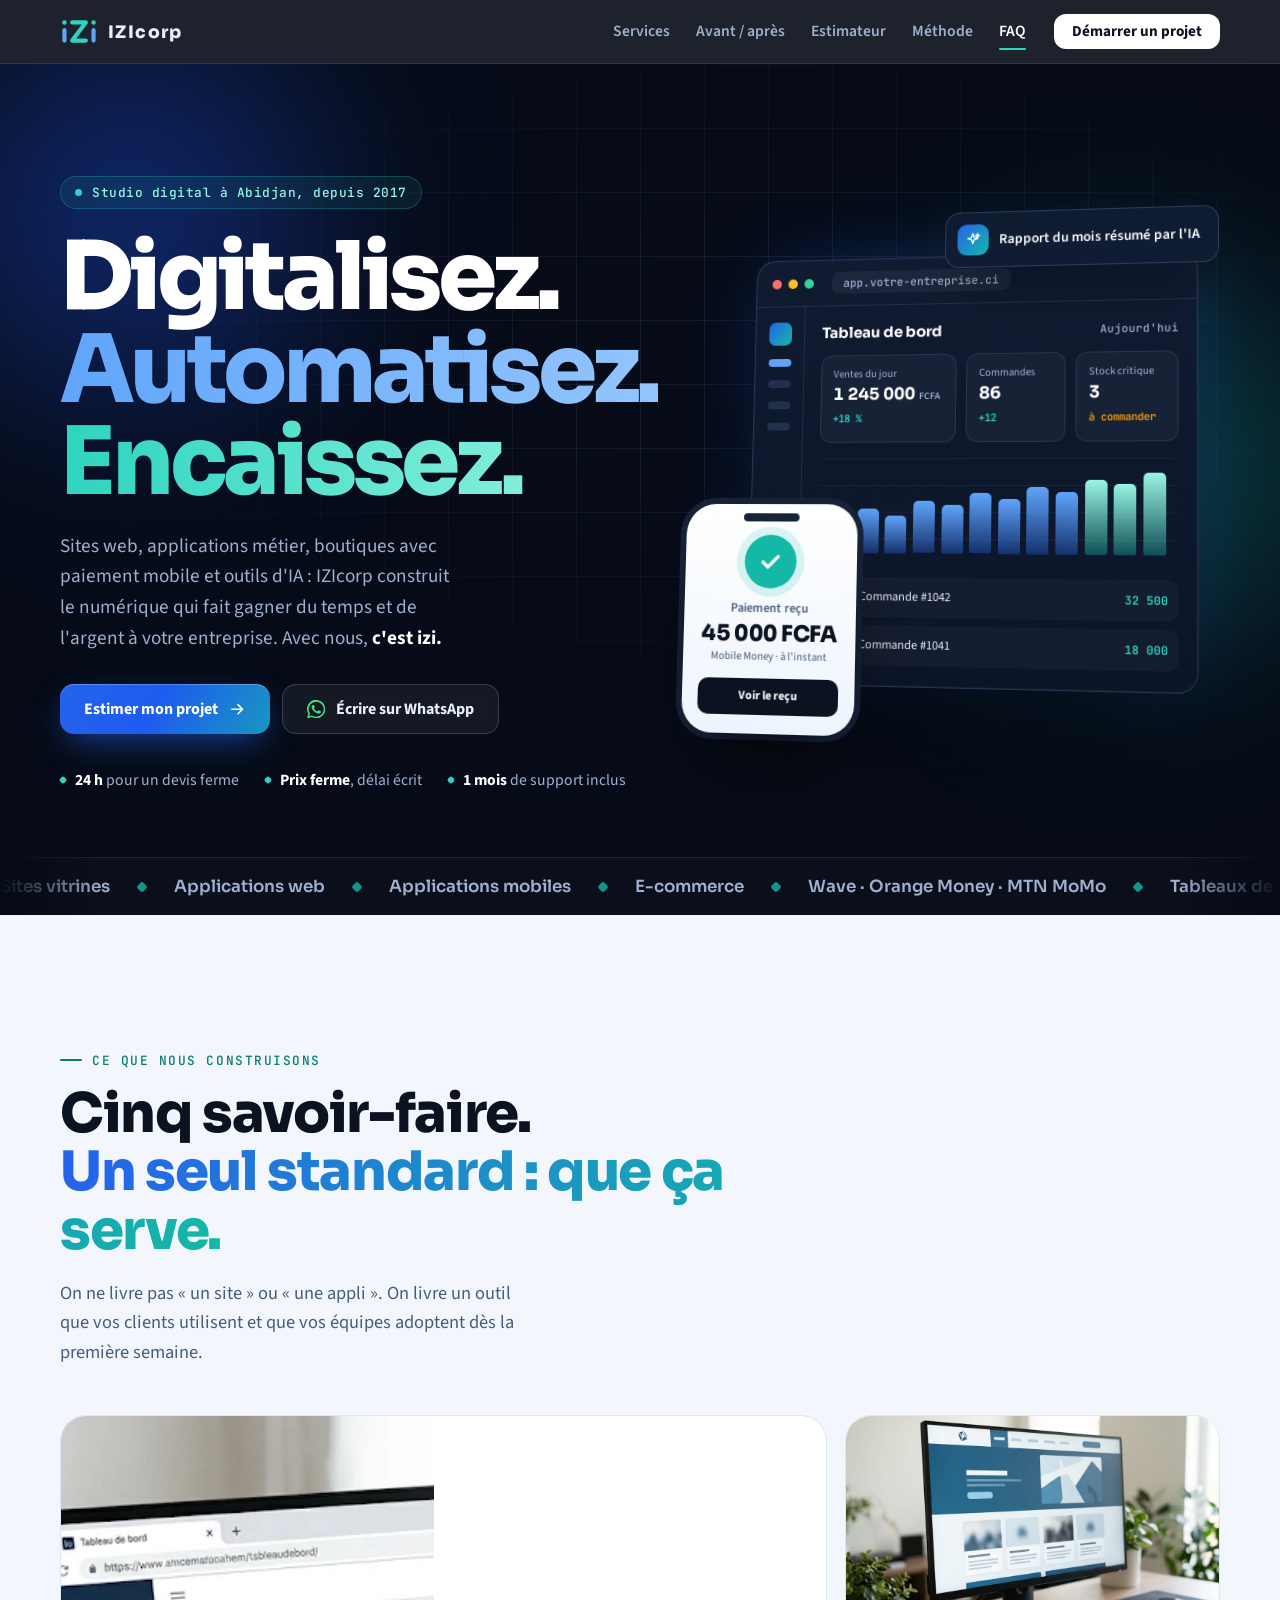
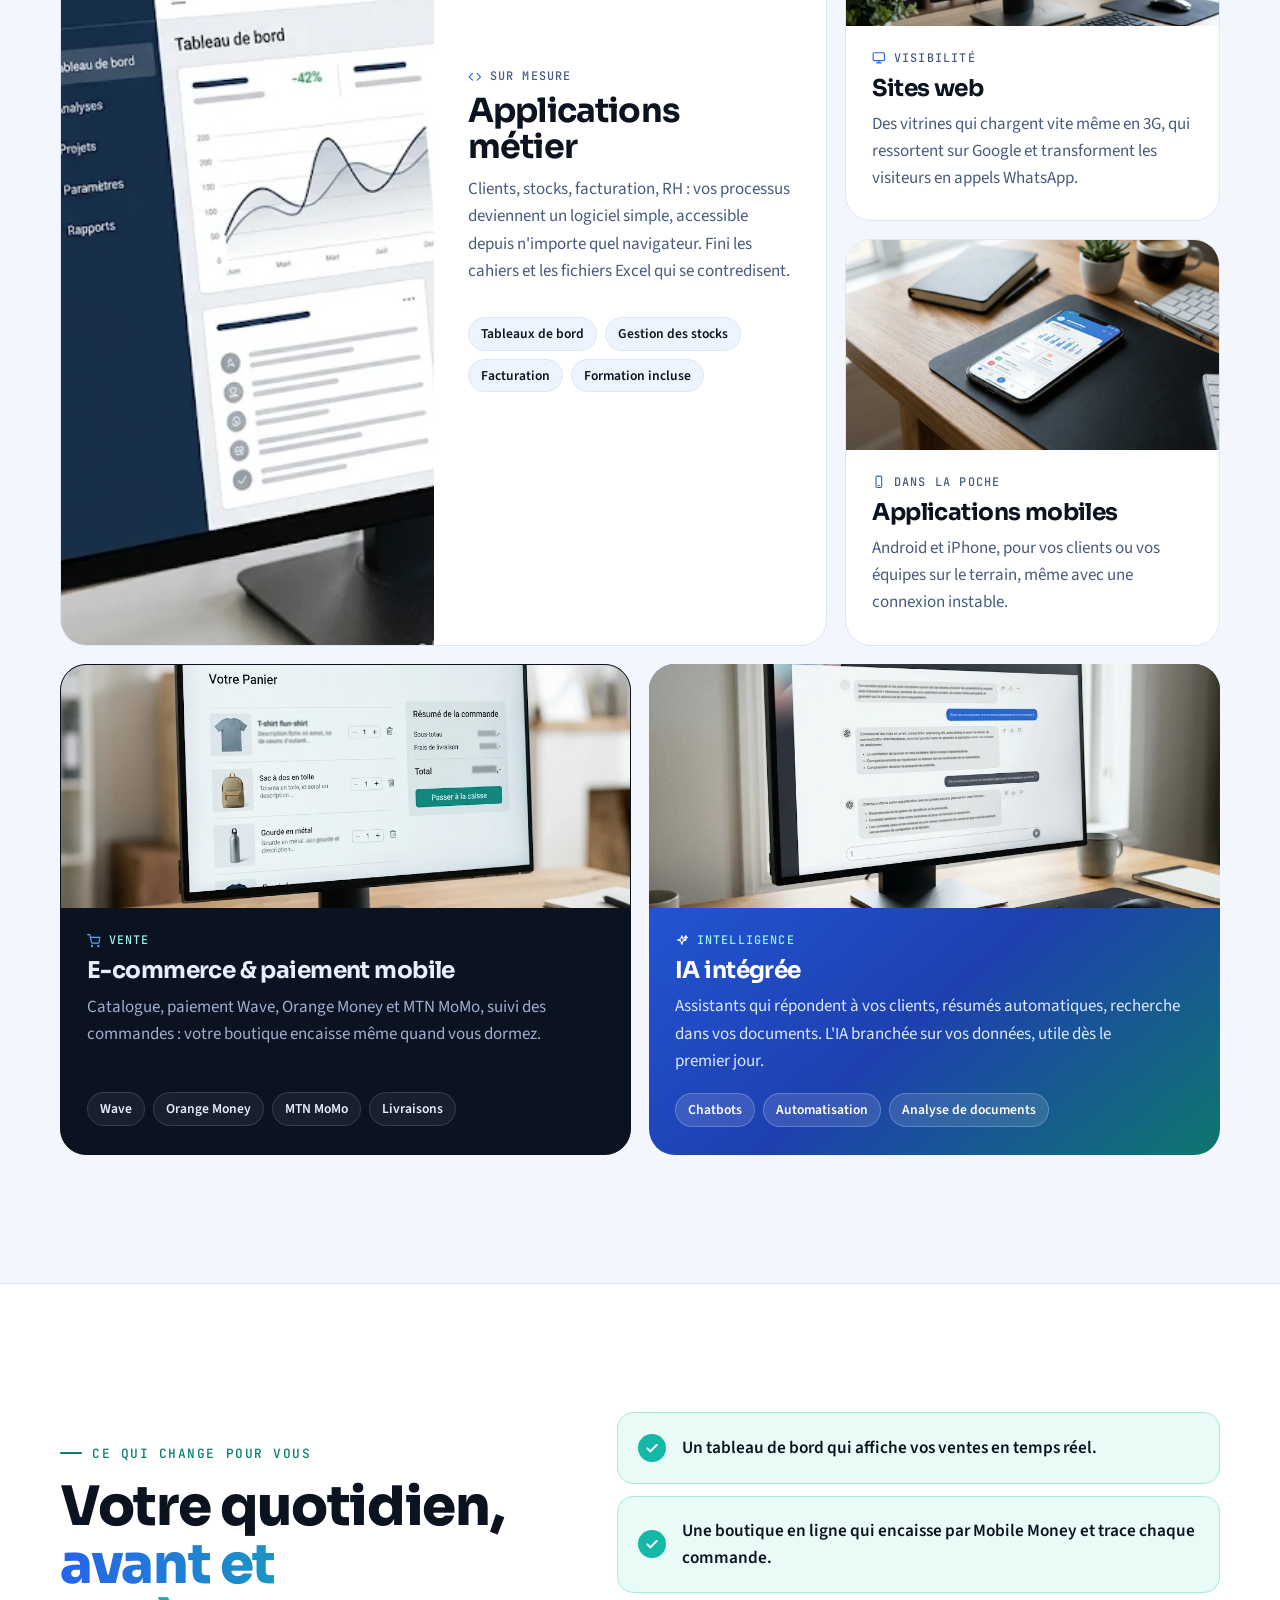
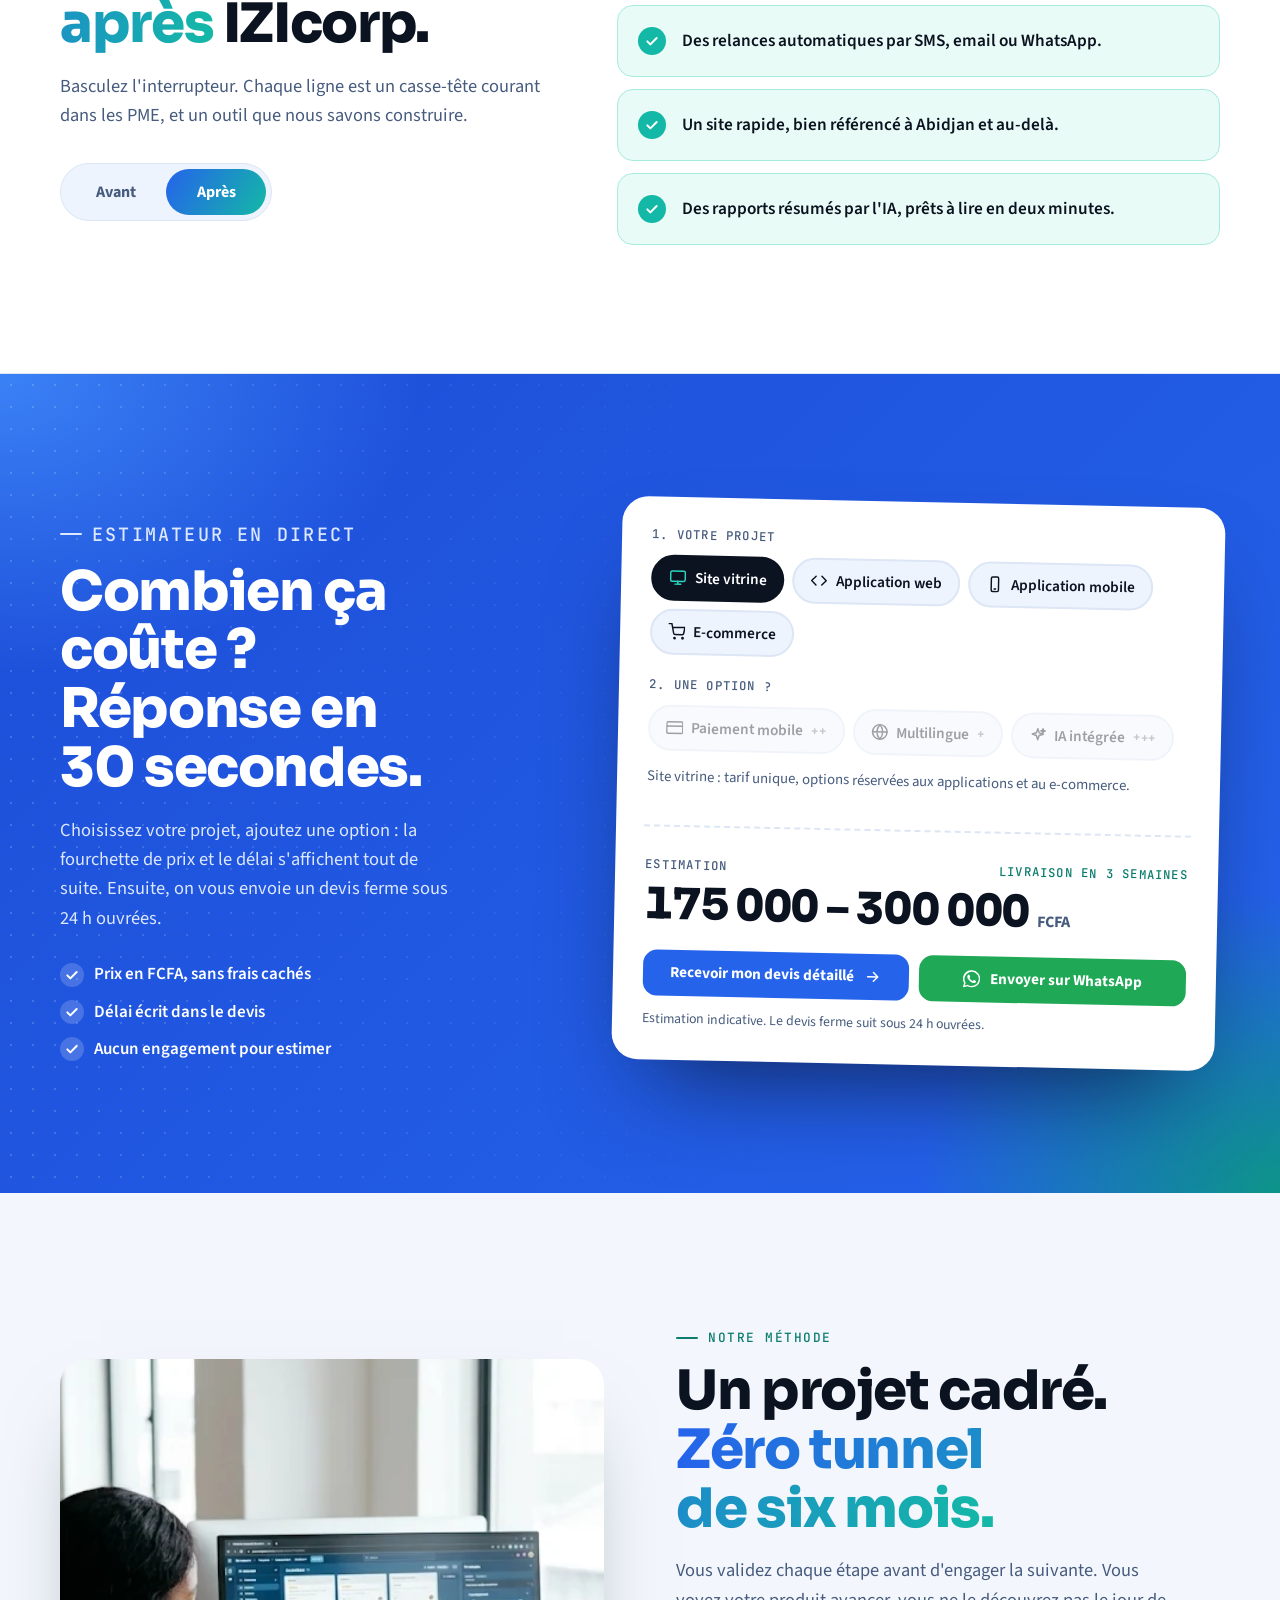
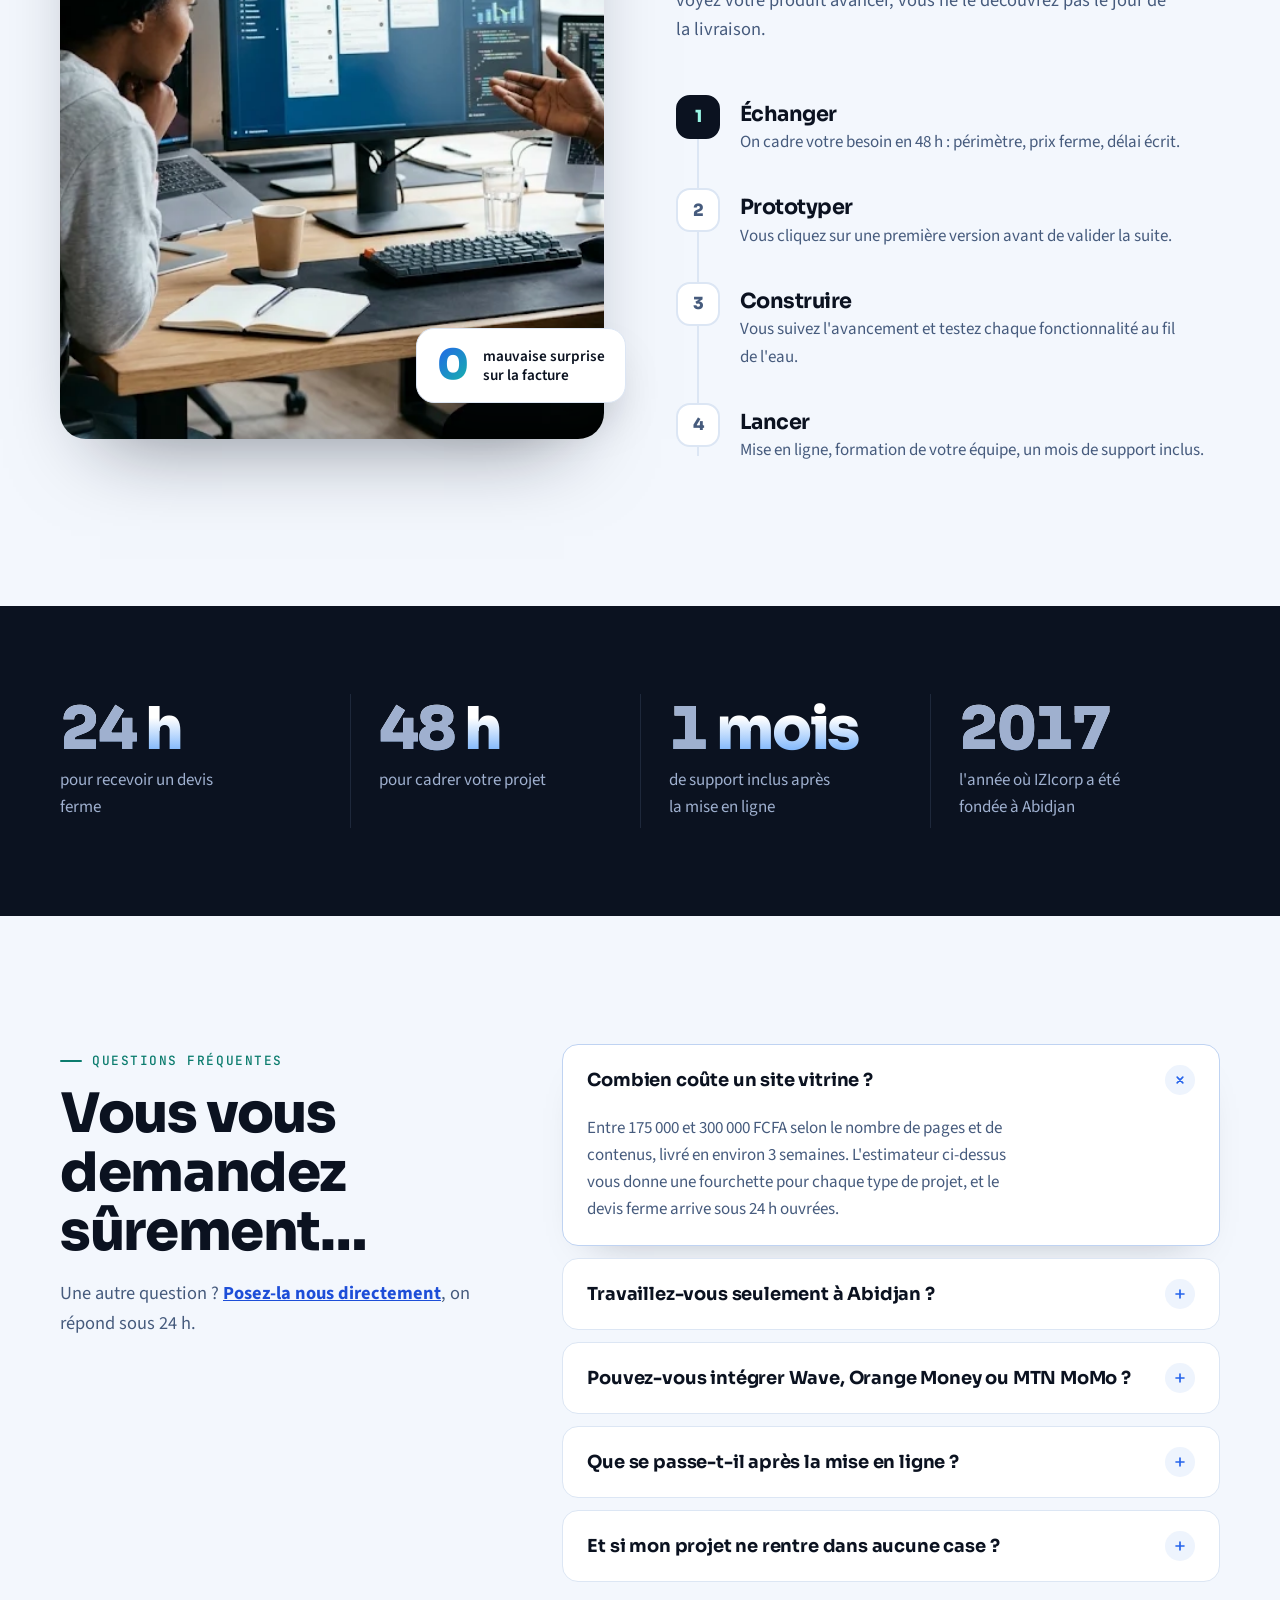
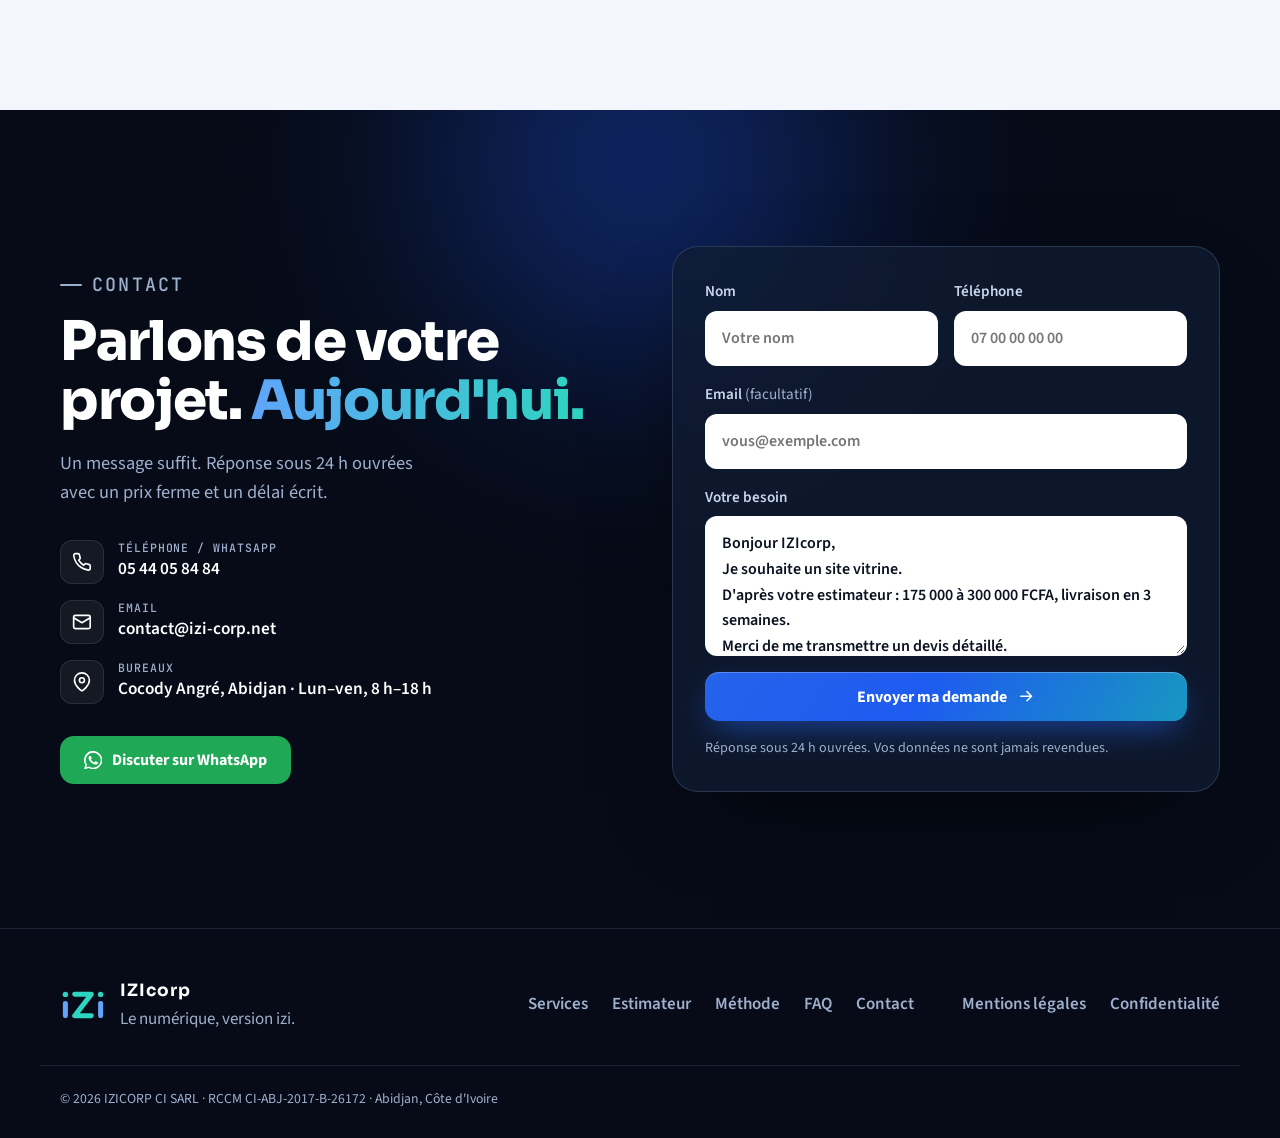
<file: index.html>
<!DOCTYPE html>
<html lang="fr">
<head>
<meta charset="utf-8">
<meta name="viewport" content="width=device-width,initial-scale=1,viewport-fit=cover">
<title>IZIcorp — Sites, applications et IA sur mesure à Abidjan</title>
<meta name="description" content="IZIcorp conçoit les sites web, applications métier, boutiques en ligne et outils IA qui simplifient la vie des entreprises. Estimez votre projet en 30 secondes, devis ferme sous 24 h.">
<meta name="theme-color" content="#060B17">
<link rel="canonical" href="https://izi-corp.net/">
<meta property="og:type" content="website">
<meta property="og:locale" content="fr_CI">
<meta property="og:site_name" content="IZIcorp">
<meta property="og:title" content="IZIcorp — Digitalisez. Automatisez. Encaissez.">
<meta property="og:description" content="Sites web, applications métier, e-commerce avec paiement mobile et IA. Estimez votre projet en 30 secondes, devis ferme sous 24 h.">
<meta property="og:url" content="https://izi-corp.net/">
<meta property="og:image" content="https://izi-corp.net/assets/og-izicorp.png">
<meta property="og:image:width" content="1200">
<meta property="og:image:height" content="630">
<meta name="twitter:card" content="summary_large_image">
<meta name="twitter:title" content="IZIcorp — Digitalisez. Automatisez. Encaissez.">
<meta name="twitter:description" content="Estimez votre projet en 30 secondes. Devis ferme sous 24 h.">
<meta name="twitter:image" content="https://izi-corp.net/assets/og-izicorp.png">
<script type="application/ld+json">
{"@context":"https://schema.org","@type":"ProfessionalService","name":"IZIcorp",
"legalName":"IZICORP CI SARL","foundingDate":"2017",
"description":"Conception de sites web, applications métier, e-commerce avec paiement mobile et solutions d'intelligence artificielle. Basés à Abidjan, projets à distance partout.",
"url":"https://izi-corp.net/","email":"contact@izi-corp.net","telephone":"+2250544058484",
"logo":"https://izi-corp.net/IZIcorp-logo/png/izicorp-icone-512.png",
"address":{"@type":"PostalAddress","streetAddress":"Cocody Angré Mahou","addressLocality":"Abidjan","addressCountry":"CI"},
"areaServed":"Afrique francophone","priceRange":"À partir de 175 000 FCFA",
"openingHours":"Mo-Fr 08:00-18:00"}
</script>
<link rel="icon" href="IZIcorp-logo/favicon/favicon.ico" sizes="any">
<link rel="icon" href="IZIcorp-logo/favicon/favicon.svg" type="image/svg+xml">
<link rel="apple-touch-icon" href="IZIcorp-logo/png/apple-touch-icon-180.png">
<link rel="preconnect" href="https://fonts.googleapis.com">
<link rel="preconnect" href="https://fonts.gstatic.com" crossorigin>
<link rel="stylesheet" href="https://fonts.googleapis.com/css2?family=Sora:wght@400;600;700;800&family=Source+Sans+3:ital,wght@0,400;0,600;0,700;1,400&family=JetBrains+Mono:wght@500;700&display=swap">
<link rel="stylesheet" href="css/site.css">
</head>
<body>
<a class="skip" href="#contenu">Aller au contenu</a>

<svg width="0" height="0" style="position:absolute" aria-hidden="true"><defs>
<symbol id="i-monitor" viewBox="0 0 24 24"><rect x="2" y="3" width="20" height="14" rx="2"/><path d="M8 21h8M12 17v4"/></symbol>
<symbol id="i-code" viewBox="0 0 24 24"><path d="M16 18l6-6-6-6M8 6l-6 6 6 6"/></symbol>
<symbol id="i-mobile" viewBox="0 0 24 24"><rect x="7" y="2" width="10" height="20" rx="2"/><path d="M11 18.5h2"/></symbol>
<symbol id="i-cart" viewBox="0 0 24 24"><circle cx="9" cy="21" r="1"/><circle cx="20" cy="21" r="1"/><path d="M1 1h4l2.7 13.4a2 2 0 0 0 2 1.6h9.7a2 2 0 0 0 2-1.6L23 6H6"/></symbol>
<symbol id="i-card" viewBox="0 0 24 24"><rect x="1" y="4" width="22" height="16" rx="2"/><path d="M1 10h22"/></symbol>
<symbol id="i-globe" viewBox="0 0 24 24"><circle cx="12" cy="12" r="10"/><path d="M2 12h20M12 2a15.3 15.3 0 0 1 4 10 15.3 15.3 0 0 1-4 10 15.3 15.3 0 0 1-4-10 15.3 15.3 0 0 1 4-10z"/></symbol>
<symbol id="i-spark" viewBox="0 0 24 24"><path d="M12 3l1.9 5.7 5.7 1.8-5.7 1.9L12 18.1l-1.9-5.7-5.7-1.9 5.7-1.8zM19 3l.8 2.2 2.2.8-2.2.8L19 9l-.8-2.2-2.2-.8 2.2-.8z"/></symbol>
<symbol id="i-chat" viewBox="0 0 24 24"><path d="M21 11.5a8.4 8.4 0 0 1-.9 3.8 8.5 8.5 0 0 1-7.6 4.7 8.4 8.4 0 0 1-3.8-.9L3 21l1.9-5.7a8.4 8.4 0 0 1-.9-3.8 8.5 8.5 0 0 1 4.7-7.6 8.4 8.4 0 0 1 3.8-.9h.5a8.5 8.5 0 0 1 8 8v.5z"/></symbol>
<symbol id="i-eye" viewBox="0 0 24 24"><path d="M1 12s4-8 11-8 11 8 11 8-4 8-11 8-11-8-11-8z"/><circle cx="12" cy="12" r="3"/></symbol>
<symbol id="i-check" viewBox="0 0 24 24"><circle cx="12" cy="12" r="10"/><path d="M8 12.5l2.5 2.5L16 9.5"/></symbol>
<symbol id="i-tick" viewBox="0 0 24 24"><path d="M5 12.5l4.5 4.5L19 7.5"/></symbol>
<symbol id="i-x" viewBox="0 0 24 24"><path d="M7 7l10 10M17 7L7 17"/></symbol>
<symbol id="i-pin" viewBox="0 0 24 24"><path d="M21 10c0 7-9 13-9 13s-9-6-9-13a9 9 0 0 1 18 0z"/><circle cx="12" cy="10" r="3"/></symbol>
<symbol id="i-mail" viewBox="0 0 24 24"><rect x="2" y="4" width="20" height="16" rx="2"/><path d="M22 7l-10 6L2 7"/></symbol>
<symbol id="i-phone" viewBox="0 0 24 24"><path d="M22 16.9v3a2 2 0 0 1-2.2 2 19.8 19.8 0 0 1-8.6-3.1 19.5 19.5 0 0 1-6-6A19.8 19.8 0 0 1 2.1 4.2 2 2 0 0 1 4.1 2h3a2 2 0 0 1 2 1.7c.1 1 .4 1.9.7 2.8a2 2 0 0 1-.5 2.1L8.1 9.9a16 16 0 0 0 6 6l1.3-1.3a2 2 0 0 1 2.1-.4c.9.3 1.9.6 2.8.7a2 2 0 0 1 1.7 2z"/></symbol>
<symbol id="i-rocket" viewBox="0 0 24 24"><path d="M4.5 16.5c-1.5 1.3-2 5-2 5s3.7-.5 5-2c.7-.8.7-2.1-.1-2.9a2.2 2.2 0 0 0-2.9-.1zM12 15l-3-3a22 22 0 0 1 2-3.9A12.9 12.9 0 0 1 22 2c0 2.7-.8 7.5-6 11a22.4 22.4 0 0 1-4 2z"/><path d="M9 12H4s.6-3 2-4c1.6-1.1 5 0 5 0M12 15v5s3-.6 4-2c1.1-1.6 0-5 0-5"/></symbol>
<symbol id="i-tools" viewBox="0 0 24 24"><path d="M14.7 6.3a1 1 0 0 0 0 1.4l1.6 1.6a1 1 0 0 0 1.4 0l3.8-3.8a6 6 0 0 1-7.9 7.9l-6.9 6.9a2.1 2.1 0 0 1-3-3l6.9-6.9a6 6 0 0 1 7.9-7.9l-3.8 3.8z"/></symbol>
<symbol id="i-arrow" viewBox="0 0 24 24"><path d="M5 12h14M13 6l6 6-6 6"/></symbol>
<symbol id="i-wa" viewBox="0 0 24 24"><path fill="currentColor" stroke="none" d="M17.5 14.4c-.3-.1-1.8-.9-2-1-.3-.1-.5-.1-.7.1-.2.3-.8 1-.9 1.2-.2.2-.3.2-.6.1-.3-.1-1.3-.5-2.4-1.5-.9-.8-1.5-1.8-1.7-2.1-.2-.3 0-.5.1-.6l.4-.5.3-.5c.1-.2 0-.4 0-.5l-.9-2.2c-.2-.6-.5-.5-.7-.5h-.6c-.2 0-.5.1-.8.4-.3.3-1 1-1 2.5s1.1 2.9 1.2 3.1c.1.2 2.1 3.2 5.1 4.5.7.3 1.3.5 1.7.6.7.2 1.4.2 1.9.1.6-.1 1.8-.7 2-1.4.2-.7.2-1.3.2-1.4-.1-.1-.3-.2-.6-.3zM12 21.8c-1.8 0-3.5-.5-5-1.4l-.4-.2-3.7 1 1-3.6-.2-.4A9.8 9.8 0 1 1 12 21.8zm8.4-18.2A11.8 11.8 0 0 0 1.7 17.8L0 24l6.3-1.7A11.8 11.8 0 0 0 23.8 12c0-3.2-1.2-6.2-3.4-8.4z"/></symbol>
</defs></svg>

<header class="site-head" id="top">
  <div class="wrap head-row">
    <a class="brand" href="#top" aria-label="IZIcorp, retour en haut">
      <img src="IZIcorp-logo/svg/izicorp-logo-fond-sombre.svg" alt="" width="38" height="27">
      <span>IZIcorp</span>
    </a>
    <nav class="nav" aria-label="Navigation principale">
      <a href="#services">Services</a>
      <a href="#avant-apres">Avant / après</a>
      <a href="#estimateur">Estimateur</a>
      <a href="#methode">Méthode</a>
      <a href="#faq">FAQ</a>
    </nav>
    <a class="btn btn-sm btn-light head-cta" href="#contact">Démarrer un projet</a>
    <details class="burger">
      <summary aria-label="Ouvrir le menu"><span></span><span></span><span></span></summary>
      <nav class="burger-menu" aria-label="Menu mobile">
        <a href="#services">Services</a>
        <a href="#avant-apres">Avant / après</a>
        <a href="#estimateur">Estimateur</a>
        <a href="#methode">Méthode</a>
        <a href="#faq">FAQ</a>
        <a class="btn" href="#contact">Démarrer un projet</a>
      </nav>
    </details>
  </div>
</header>

<main id="contenu">

<!-- ============ HERO ============ -->
<section class="hero" aria-labelledby="hero-title">
  <div class="hero-bg" aria-hidden="true">
    <div class="glow g1"></div><div class="glow g2"></div><div class="grid-lines"></div>
    <svg class="hero-z" viewBox="-16 -16 256 182"><g fill="none" stroke-width="10" stroke-linecap="round" stroke-linejoin="round"><path class="z-draw" d="M66 14H158L66 136H158"/></g></svg>
  </div>
  <div class="wrap hero-grid">
    <div class="hero-copy">
      <p class="eyebrow"><span class="dot"></span>Studio digital à Abidjan, depuis 2017</p>
      <h1 id="hero-title" class="hero-title">
        <span class="w w1">Digitalisez.</span>
        <span class="w w2">Automatisez.</span>
        <span class="w w3">Encaissez.</span>
      </h1>
      <p class="hero-lead">Sites web, applications métier, boutiques avec paiement mobile et outils d'IA : IZIcorp construit le numérique qui fait gagner du temps et de l'argent à votre entreprise. Avec nous, <strong>c'est izi.</strong></p>
      <div class="hero-cta">
        <a class="btn btn-glow" href="#estimateur">Estimer mon projet<svg class="ic"><use href="#i-arrow"/></svg></a>
        <a class="btn btn-wa-ghost" href="https://wa.me/2250544058484?text=Bonjour%20IZIcorp%2C%20je%20vous%20contacte%20depuis%20votre%20site%20pour%20un%20projet." target="_blank" rel="noopener"><svg class="ic"><use href="#i-wa"/></svg>Écrire sur WhatsApp</a>
      </div>
      <ul class="hero-proof">
        <li><b>24 h</b> pour un devis ferme</li>
        <li><b>Prix ferme</b>, délai écrit</li>
        <li><b>1 mois</b> de support inclus</li>
      </ul>
    </div>

    <div class="hero-visual" aria-hidden="true">
      <div class="mock" id="mock">
        <div class="win">
          <div class="win-bar"><i></i><i></i><i></i><span>app.votre-entreprise.ci</span></div>
          <div class="win-body">
            <div class="win-side"><b></b><span class="on"></span><span></span><span></span><span></span></div>
            <div class="win-main">
              <div class="win-title">Tableau de bord <em>Aujourd'hui</em></div>
              <div class="kpis">
                <div class="kpi"><small>Ventes du jour</small><strong><span data-count="1245000">1 245 000</span> <i>FCFA</i></strong><em class="up">+18 %</em></div>
                <div class="kpi"><small>Commandes</small><strong data-count="86">86</strong><em class="up">+12</em></div>
                <div class="kpi"><small>Stock critique</small><strong>3</strong><em class="warn">à commander</em></div>
              </div>
              <div class="chart">
                <span style="--h:38%"></span><span style="--h:52%"></span><span style="--h:44%"></span><span style="--h:61%"></span><span style="--h:57%"></span><span style="--h:70%"></span><span style="--h:64%"></span><span style="--h:78%"></span><span style="--h:72%"></span><span style="--h:86%"></span><span style="--h:81%"></span><span style="--h:94%"></span>
              </div>
              <div class="rows">
                <div><span class="av">KA</span>Commande #1042<em>32 500</em></div>
                <div><span class="av t">MD</span>Commande #1041<em>18 000</em></div>
              </div>
            </div>
          </div>
        </div>
        <div class="phone">
          <div class="phone-notch"></div>
          <div class="pay-ok"><svg class="ic"><use href="#i-tick"/></svg></div>
          <p class="pay-l">Paiement reçu</p>
          <p class="pay-a"><span>45 000</span> FCFA</p>
          <p class="pay-s">Mobile Money · à l'instant</p>
          <div class="pay-btn">Voir le reçu</div>
        </div>
        <div class="toast" id="toast"><span class="toast-ic"><svg class="ic"><use href="#i-spark"/></svg></span><span id="toastTxt">Rapport du mois résumé par l'IA</span></div>
      </div>
    </div>
  </div>

  <div class="ticker" aria-label="Nos domaines">
    <div class="ticker-track">
      <span>Sites vitrines</span><span>Applications web</span><span>Applications mobiles</span><span>E-commerce</span><span>Wave · Orange Money · MTN MoMo</span><span>Tableaux de bord</span><span>Automatisation</span><span>Intelligence artificielle</span><span>Référencement local</span>
      <span aria-hidden="true">Sites vitrines</span><span aria-hidden="true">Applications web</span><span aria-hidden="true">Applications mobiles</span><span aria-hidden="true">E-commerce</span><span aria-hidden="true">Wave · Orange Money · MTN MoMo</span><span aria-hidden="true">Tableaux de bord</span><span aria-hidden="true">Automatisation</span><span aria-hidden="true">Intelligence artificielle</span><span aria-hidden="true">Référencement local</span>
    </div>
  </div>
</section>

<!-- ============ SERVICES ============ -->
<section class="sec services" id="services" aria-labelledby="svc-title">
  <div class="wrap">
    <div class="sec-head">
      <p class="kicker">Ce que nous construisons</p>
      <h2 id="svc-title" class="reveal">Cinq savoir-faire.<br><span class="grad">Un seul standard&nbsp;: que ça serve.</span></h2>
      <p class="sec-sub reveal">On ne livre pas « un site » ou « une appli ». On livre un outil que vos clients utilisent et que vos équipes adoptent dès la première semaine.</p>
    </div>

    <div class="bento">
      <article class="card c-app reveal">
        <figure><img src="assets/img/app-metier.webp" alt="Tableau de bord d'une application de gestion sur un écran" loading="lazy" width="1024" height="572"></figure>
        <div class="card-body">
          <p class="tag"><svg class="ic"><use href="#i-code"/></svg>Sur mesure</p>
          <h3>Applications métier</h3>
          <p>Clients, stocks, facturation, RH : vos processus deviennent un logiciel simple, accessible depuis n'importe quel navigateur. Fini les cahiers et les fichiers Excel qui se contredisent.</p>
          <ul class="chips"><li>Tableaux de bord</li><li>Gestion des stocks</li><li>Facturation</li><li>Formation incluse</li></ul>
        </div>
      </article>
      <article class="card c-web reveal">
        <figure><img src="assets/img/site-vitrine.webp" alt="Site vitrine affiché sur un écran" loading="lazy" width="1024" height="572"></figure>
        <div class="card-body">
          <p class="tag"><svg class="ic"><use href="#i-monitor"/></svg>Visibilité</p>
          <h3>Sites web</h3>
          <p>Des vitrines qui chargent vite même en 3G, qui ressortent sur Google et transforment les visiteurs en appels WhatsApp.</p>
        </div>
      </article>
      <article class="card c-mob reveal">
        <figure><img src="assets/img/app-mobile.webp" alt="Application mobile sur un smartphone" loading="lazy" width="1024" height="572"></figure>
        <div class="card-body">
          <p class="tag"><svg class="ic"><use href="#i-mobile"/></svg>Dans la poche</p>
          <h3>Applications mobiles</h3>
          <p>Android et iPhone, pour vos clients ou vos équipes sur le terrain, même avec une connexion instable.</p>
        </div>
      </article>
      <article class="card c-shop reveal">
        <figure><img src="assets/img/ecommerce.webp" alt="Panier d'une boutique en ligne" loading="lazy" width="1024" height="572"></figure>
        <div class="card-body">
          <p class="tag"><svg class="ic"><use href="#i-cart"/></svg>Vente</p>
          <h3>E-commerce &amp; paiement mobile</h3>
          <p>Catalogue, paiement Wave, Orange Money et MTN MoMo, suivi des commandes : votre boutique encaisse même quand vous dormez.</p>
          <ul class="chips"><li>Wave</li><li>Orange Money</li><li>MTN MoMo</li><li>Livraisons</li></ul>
        </div>
      </article>
      <article class="card c-ia reveal">
        <figure><img src="assets/img/ia.webp" alt="Assistant conversationnel affiché sur un écran" loading="lazy" width="1024" height="572"></figure>
        <div class="card-body">
          <p class="tag"><svg class="ic"><use href="#i-spark"/></svg>Intelligence</p>
          <h3>IA intégrée</h3>
          <p>Assistants qui répondent à vos clients, résumés automatiques, recherche dans vos documents. L'IA branchée sur vos données, utile dès le premier jour.</p>
          <ul class="chips"><li>Chatbots</li><li>Automatisation</li><li>Analyse de documents</li></ul>
        </div>
      </article>
    </div>
  </div>
</section>

<!-- ============ AVANT / APRÈS ============ -->
<section class="sec ba" id="avant-apres" aria-labelledby="ba-title">
  <div class="wrap ba-grid">
    <div class="ba-intro">
      <p class="kicker">Ce qui change pour vous</p>
      <h2 id="ba-title" class="reveal">Votre quotidien, <span class="grad">avant et après</span> IZIcorp.</h2>
      <p class="sec-sub reveal">Basculez l'interrupteur. Chaque ligne est un casse-tête courant dans les PME, et un outil que nous savons construire.</p>
      <div class="switch" role="group" aria-label="Comparer">
        <button type="button" id="baBefore" aria-pressed="false">Avant</button>
        <button type="button" id="baAfter" aria-pressed="true" class="on">Après</button>
        <span class="switch-knob" aria-hidden="true"></span>
      </div>
    </div>
    <ul class="ba-list" id="baList" data-state="after">
      <li><span class="b">Les ventes notées dans un cahier, les chiffres refaits chaque soir.</span><span class="a">Un tableau de bord qui affiche vos ventes en temps réel.</span></li>
      <li><span class="b">Des commandes perdues dans 40 conversations WhatsApp.</span><span class="a">Une boutique en ligne qui encaisse par Mobile Money et trace chaque commande.</span></li>
      <li><span class="b">Les clients relancés un par un, à la main.</span><span class="a">Des relances automatiques par SMS, email ou WhatsApp.</span></li>
      <li><span class="b">Introuvable sur Google quand un client vous cherche.</span><span class="a">Un site rapide, bien référencé à Abidjan et au-delà.</span></li>
      <li><span class="b">Des heures perdues à compiler des rapports.</span><span class="a">Des rapports résumés par l'IA, prêts à lire en deux minutes.</span></li>
    </ul>
  </div>
</section>

<!-- ============ ESTIMATEUR ============ -->
<section class="sec estim-sec" id="estimateur" aria-labelledby="est-title">
  <div class="estim-bg" aria-hidden="true"></div>
  <div class="wrap estim-grid">
    <div class="estim-intro">
      <p class="kicker kicker-light">Estimateur en direct</p>
      <h2 id="est-title" class="reveal">Combien ça coûte&nbsp;?<br>Réponse en 30&nbsp;secondes.</h2>
      <p class="reveal">Choisissez votre projet, ajoutez une option : la fourchette de prix et le délai s'affichent tout de suite. Ensuite, on vous envoie un devis ferme sous 24&nbsp;h ouvrées.</p>
      <ul class="estim-points">
        <li><svg class="ic"><use href="#i-tick"/></svg>Prix en FCFA, sans frais cachés</li>
        <li><svg class="ic"><use href="#i-tick"/></svg>Délai écrit dans le devis</li>
        <li><svg class="ic"><use href="#i-tick"/></svg>Aucun engagement pour estimer</li>
      </ul>
    </div>

    <div class="ticket" role="group" aria-label="Estimateur de projet">
      <div class="ticket-top">
        <p class="t-label">1. Votre projet</p>
        <div class="pills" id="types" role="group" aria-label="Type de projet">
          <button type="button" data-t="vitrine" class="on" aria-pressed="true"><svg class="ic"><use href="#i-monitor"/></svg>Site vitrine</button>
          <button type="button" data-t="web" aria-pressed="false"><svg class="ic"><use href="#i-code"/></svg>Application web</button>
          <button type="button" data-t="mobile" aria-pressed="false"><svg class="ic"><use href="#i-mobile"/></svg>Application mobile</button>
          <button type="button" data-t="ecommerce" aria-pressed="false"><svg class="ic"><use href="#i-cart"/></svg>E-commerce</button>
        </div>
        <p class="t-label">2. Une option&nbsp;?</p>
        <div class="pills" id="opts" role="group" aria-label="Options">
          <button type="button" data-o="paiement" aria-pressed="false"><svg class="ic"><use href="#i-card"/></svg>Paiement mobile <span class="cost">++</span></button>
          <button type="button" data-o="langues" aria-pressed="false"><svg class="ic"><use href="#i-globe"/></svg>Multilingue <span class="cost">+</span></button>
          <button type="button" data-o="ia" aria-pressed="false"><svg class="ic"><use href="#i-spark"/></svg>IA intégrée <span class="cost">+++</span></button>
        </div>
        <p class="hintline" id="hint" aria-live="polite">Site vitrine : tarif unique, options réservées aux applications et au e-commerce.</p>
      </div>
      <div class="ticket-cut" aria-hidden="true"></div>
      <div class="ticket-bottom">
        <div class="t-row"><span>Estimation</span><span class="t-delai" id="delai">Livraison en 3 semaines</span></div>
        <div class="range" id="range" aria-live="polite">175 000 – 300 000 <small>FCFA</small></div>
        <div class="t-actions">
          <a class="btn btn-block" id="devisBtn" href="#contact">Recevoir mon devis détaillé<svg class="ic"><use href="#i-arrow"/></svg></a>
          <a class="btn btn-wa btn-block" id="waEstim" href="https://wa.me/2250544058484" target="_blank" rel="noopener"><svg class="ic"><use href="#i-wa"/></svg>Envoyer sur WhatsApp</a>
        </div>
        <p class="disclaimer">Estimation indicative. Le devis ferme suit sous 24 h ouvrées.</p>
      </div>
    </div>
  </div>
</section>

<!-- ============ MÉTHODE ============ -->
<section class="sec method" id="methode" aria-labelledby="met-title">
  <div class="wrap method-grid">
    <div class="method-media reveal">
      <img src="assets/img/equipe.webp" alt="Deux personnes travaillent ensemble sur un projet devant un écran" loading="lazy" width="1024" height="572">
      <div class="media-badge"><strong>0</strong><span>mauvaise surprise<br>sur la facture</span></div>
    </div>
    <div>
      <p class="kicker">Notre méthode</p>
      <h2 class="reveal" id="met-title">Un projet cadré. <span class="grad">Zéro tunnel de six mois.</span></h2>
      <p class="sec-sub reveal">Vous validez chaque étape avant d'engager la suivante. Vous voyez votre produit avancer, vous ne le découvrez pas le jour de la livraison.</p>
      <ol class="steps" id="steps">
        <li><span class="s-n">1</span><div><h3>Échanger</h3><p>On cadre votre besoin en 48 h : périmètre, prix ferme, délai écrit.</p></div></li>
        <li><span class="s-n">2</span><div><h3>Prototyper</h3><p>Vous cliquez sur une première version avant de valider la suite.</p></div></li>
        <li><span class="s-n">3</span><div><h3>Construire</h3><p>Vous suivez l'avancement et testez chaque fonctionnalité au fil de l'eau.</p></div></li>
        <li><span class="s-n">4</span><div><h3>Lancer</h3><p>Mise en ligne, formation de votre équipe, un mois de support inclus.</p></div></li>
      </ol>
    </div>
  </div>
</section>

<!-- ============ ENGAGEMENTS ============ -->
<section class="commit" aria-label="Nos engagements">
  <div class="wrap commit-grid">
    <div class="commit-item"><strong><span data-num="24">24</span>&nbsp;h</strong><span>pour recevoir un devis ferme</span></div>
    <div class="commit-item"><strong><span data-num="48">48</span>&nbsp;h</strong><span>pour cadrer votre projet</span></div>
    <div class="commit-item"><strong><span data-num="1">1</span>&nbsp;mois</strong><span>de support inclus après la mise en ligne</span></div>
    <div class="commit-item"><strong><span data-num="2017">2017</span></strong><span>l'année où IZIcorp a été fondée à Abidjan</span></div>
  </div>
</section>

<!-- ============ FAQ ============ -->
<section class="sec faq" id="faq" aria-labelledby="faq-title">
  <div class="wrap faq-grid">
    <div>
      <p class="kicker">Questions fréquentes</p>
      <h2 class="reveal" id="faq-title">Vous vous demandez sûrement…</h2>
      <p class="sec-sub">Une autre question ? <a href="#contact">Posez-la nous directement</a>, on répond sous 24&nbsp;h.</p>
    </div>
    <div class="faq-list">
      <details open>
        <summary>Combien coûte un site vitrine&nbsp;?</summary>
        <p>Entre 175 000 et 300 000 FCFA selon le nombre de pages et de contenus, livré en environ 3 semaines. L'estimateur ci-dessus vous donne une fourchette pour chaque type de projet, et le devis ferme arrive sous 24 h ouvrées.</p>
      </details>
      <details>
        <summary>Travaillez-vous seulement à Abidjan&nbsp;?</summary>
        <p>Non. Nous sommes basés à Abidjan et nous travaillons avec des clients partout, à distance ou sur place. Les échanges se font par visio, téléphone et WhatsApp.</p>
      </details>
      <details>
        <summary>Pouvez-vous intégrer Wave, Orange Money ou MTN MoMo&nbsp;?</summary>
        <p>Oui. Le paiement mobile est une option de nos applications web, mobiles et boutiques en ligne. Vos clients paient avec le moyen qu'ils utilisent déjà.</p>
      </details>
      <details>
        <summary>Que se passe-t-il après la mise en ligne&nbsp;?</summary>
        <p>Nous formons votre équipe et un mois de support est inclus. Ensuite, nous pouvons assurer la maintenance et les évolutions de votre outil.</p>
      </details>
      <details>
        <summary>Et si mon projet ne rentre dans aucune case&nbsp;?</summary>
        <p>C'est souvent le cas, et c'est très bien. Décrivez votre besoin dans le formulaire ou sur WhatsApp : on vous propose un chiffrage sur mesure.</p>
      </details>
    </div>
  </div>
</section>

<!-- ============ CONTACT ============ -->
<section class="contact" id="contact" aria-labelledby="ct-title">
  <div class="contact-bg" aria-hidden="true"><div class="glow g3"></div></div>
  <div class="wrap contact-grid">
    <div class="contact-copy">
      <p class="kicker kicker-light">Contact</p>
      <h2 id="ct-title" class="reveal">Parlons de votre projet. <span class="grad-light">Aujourd'hui.</span></h2>
      <p>Un message suffit. Réponse sous 24 h ouvrées avec un prix ferme et un délai écrit.</p>
      <ul class="direct">
        <li><span class="d-ic"><svg class="ic"><use href="#i-phone"/></svg></span><div><small>Téléphone / WhatsApp</small><a href="tel:+2250544058484">05 44 05 84 84</a></div></li>
        <li><span class="d-ic"><svg class="ic"><use href="#i-mail"/></svg></span><div><small>Email</small><a href="mailto:contact@izi-corp.net">contact@izi-corp.net</a></div></li>
        <li><span class="d-ic"><svg class="ic"><use href="#i-pin"/></svg></span><div><small>Bureaux</small><span>Cocody Angré, Abidjan · Lun–ven, 8 h–18 h</span></div></li>
      </ul>
      <a class="btn btn-wa" href="https://wa.me/2250544058484?text=Bonjour%20IZIcorp%2C%20je%20vous%20contacte%20depuis%20votre%20site%20pour%20un%20projet." target="_blank" rel="noopener"><svg class="ic"><use href="#i-wa"/></svg>Discuter sur WhatsApp</a>
    </div>
    <form id="cform" class="cform" novalidate>
      <div class="f2">
        <label for="f-nom">Nom<input id="f-nom" name="nom" required autocomplete="name" placeholder="Votre nom"></label>
        <label for="f-tel">Téléphone<input id="f-tel" name="tel" required autocomplete="tel" inputmode="tel" placeholder="07 00 00 00 00"></label>
      </div>
      <label for="f-mail"><span class="lbl">Email <span class="opt">(facultatif)</span></span><input id="f-mail" type="email" name="email" autocomplete="email" placeholder="vous@exemple.com"></label>
      <label for="cmsg">Votre besoin<textarea id="cmsg" name="msg" required placeholder="Ex. : une application pour suivre mon stock et mes ventes…"></textarea></label>
      <input type="checkbox" name="botcheck" class="hp" tabindex="-1" autocomplete="off" aria-hidden="true">
      <button class="btn btn-glow btn-block" type="submit">Envoyer ma demande<svg class="ic"><use href="#i-arrow"/></svg></button>
      <p class="formnote" id="formnote">Réponse sous 24 h ouvrées. Vos données ne sont jamais revendues.</p>
    </form>
  </div>
</section>
</main>

<footer class="foot">
  <div class="wrap foot-grid">
    <div class="foot-brand">
      <img src="IZIcorp-logo/svg/izicorp-logo-fond-sombre.svg" alt="" width="46" height="33">
      <p><strong>IZIcorp</strong><br>Le numérique, version izi.</p>
    </div>
    <nav aria-label="Pied de page">
      <a href="#services">Services</a><a href="#estimateur">Estimateur</a><a href="#methode">Méthode</a><a href="#faq">FAQ</a><a href="#contact">Contact</a>
    </nav>
    <nav aria-label="Informations légales">
      <a href="mentions-legales.html">Mentions légales</a><a href="confidentialite.html">Confidentialité</a>
    </nav>
  </div>
  <div class="wrap foot-legal">
    <span>© <span id="year">2026</span> IZICORP CI SARL · RCCM CI-ABJ-2017-B-26172 · Abidjan, Côte d'Ivoire</span>
  </div>
</footer>

<a class="wa-float" href="https://wa.me/2250544058484?text=Bonjour%20IZIcorp%2C%20je%20vous%20contacte%20depuis%20votre%20site." target="_blank" rel="noopener" aria-label="Nous écrire sur WhatsApp"><svg class="ic"><use href="#i-wa"/></svg></a>

<script src="js/site.js" defer></script>
</body>
</html>
</file>
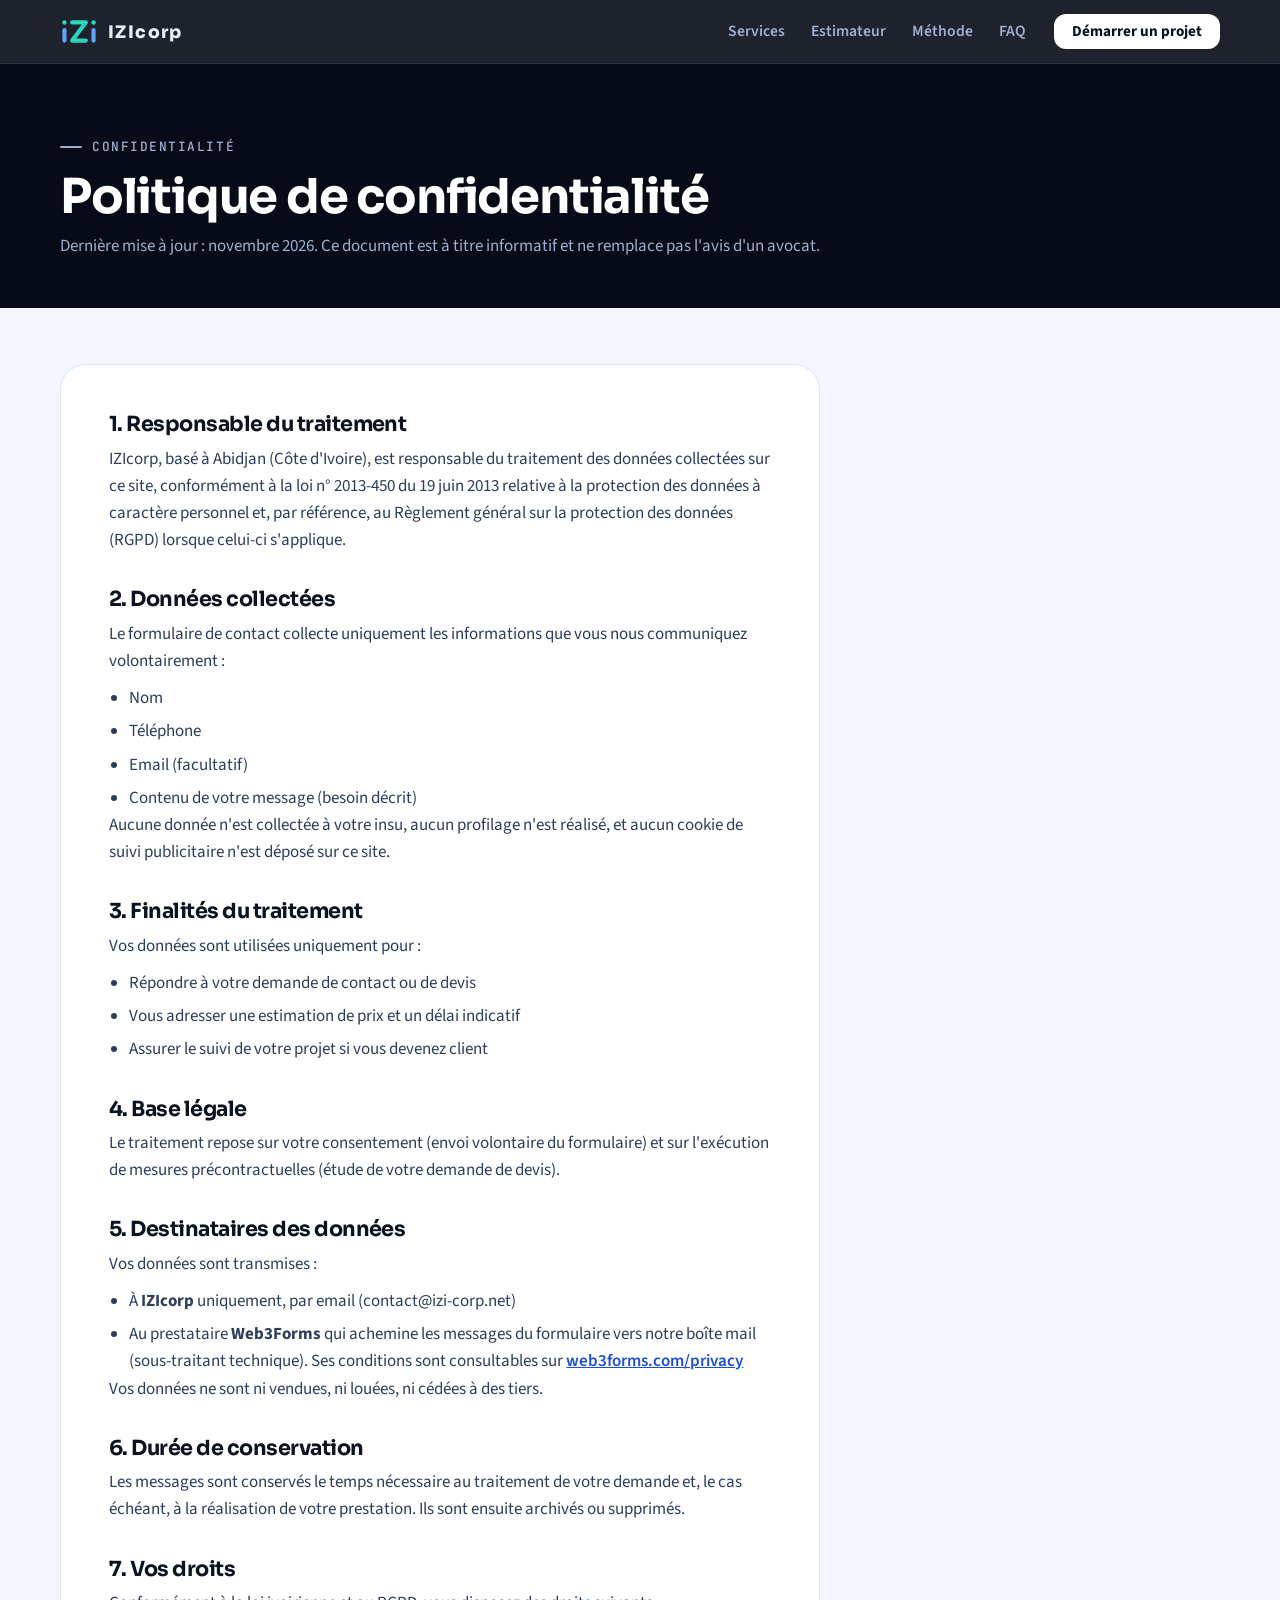
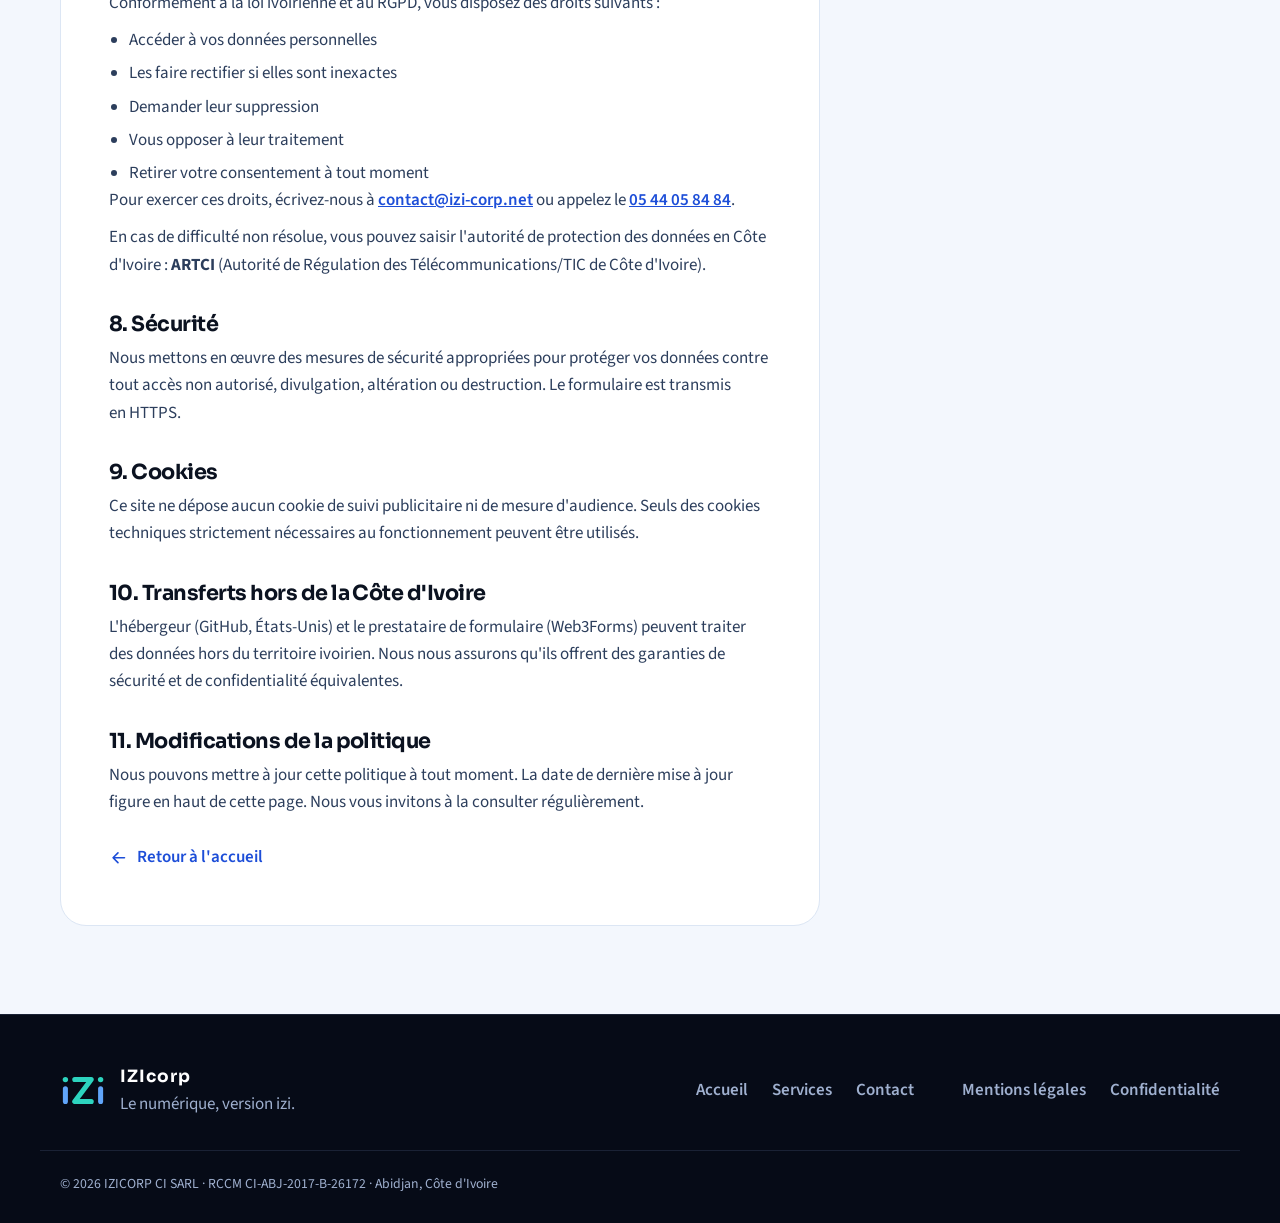
<file: confidentialite.html>
<!DOCTYPE html>
<html lang="fr">
<head>
<meta charset="utf-8">
<meta name="viewport" content="width=device-width,initial-scale=1,viewport-fit=cover">
<title>Politique de confidentialité — IZIcorp</title>
<meta name="description" content="Comment IZIcorp collecte, utilise et protège vos données personnelles.">
<meta name="theme-color" content="#060B17">
<link rel="icon" href="IZIcorp-logo/favicon/favicon.ico" sizes="any">
<link rel="icon" href="IZIcorp-logo/favicon/favicon.svg" type="image/svg+xml">
<link rel="apple-touch-icon" href="IZIcorp-logo/png/apple-touch-icon-180.png">
<link rel="preconnect" href="https://fonts.googleapis.com">
<link rel="preconnect" href="https://fonts.gstatic.com" crossorigin>
<link rel="stylesheet" href="https://fonts.googleapis.com/css2?family=Sora:wght@600;700;800&family=Source+Sans+3:wght@400;600;700&family=JetBrains+Mono:wght@500&display=swap">
<link rel="stylesheet" href="css/site.css">
</head>
<body>
<svg width="0" height="0" style="position:absolute" aria-hidden="true"><defs><symbol id="i-arrow" viewBox="0 0 24 24"><path d="M5 12h14M13 6l6 6-6 6"/></symbol></defs></svg>
<header class="site-head">
  <div class="wrap head-row">
    <a class="brand" href="./" aria-label="IZIcorp, accueil"><img src="IZIcorp-logo/svg/izicorp-logo-fond-sombre.svg" alt="" width="38" height="27"><span>IZIcorp</span></a>
    <nav class="nav" aria-label="Navigation principale"><a href="./#services">Services</a><a href="./#estimateur">Estimateur</a><a href="./#methode">Méthode</a><a href="./#faq">FAQ</a></nav>
    <a class="btn btn-sm btn-light head-cta" href="./#contact">Démarrer un projet</a>
    <details class="burger"><summary aria-label="Ouvrir le menu"><span></span><span></span><span></span></summary>
      <nav class="burger-menu" aria-label="Menu mobile"><a href="./#services">Services</a><a href="./#estimateur">Estimateur</a><a href="./#methode">Méthode</a><a href="./#faq">FAQ</a><a class="btn" href="./#contact">Démarrer un projet</a></nav>
    </details>
  </div>
</header>
<main>
<section class="legal-hero"><div class="wrap"><p class="kicker kicker-light">Confidentialité</p><h1>Politique de confidentialité</h1><p>Dernière mise à jour : novembre 2026. Ce document est à titre informatif et ne remplace pas l'avis d'un avocat.</p></div></section>
<section class="legal"><div class="wrap"><article class="legal-body"><h2>1. Responsable du traitement</h2>
<p>IZIcorp, basé à Abidjan (Côte d'Ivoire), est responsable du traitement des données collectées sur ce site, conformément à la loi n° 2013-450 du 19 juin 2013 relative à la protection des données à caractère personnel et, par référence, au Règlement général sur la protection des données (RGPD) lorsque celui-ci s'applique.</p>

<h2>2. Données collectées</h2>
<p>Le formulaire de contact collecte uniquement les informations que vous nous communiquez volontairement :</p>
<ul>
<li>Nom</li>
<li>Téléphone</li>
<li>Email (facultatif)</li>
<li>Contenu de votre message (besoin décrit)</li>
</ul>
<p>Aucune donnée n'est collectée à votre insu, aucun profilage n'est réalisé, et aucun cookie de suivi publicitaire n'est déposé sur ce site.</p>

<h2>3. Finalités du traitement</h2>
<p>Vos données sont utilisées uniquement pour :</p>
<ul>
<li>Répondre à votre demande de contact ou de devis</li>
<li>Vous adresser une estimation de prix et un délai indicatif</li>
<li>Assurer le suivi de votre projet si vous devenez client</li>
</ul>

<h2>4. Base légale</h2>
<p>Le traitement repose sur votre consentement (envoi volontaire du formulaire) et sur l'exécution de mesures précontractuelles (étude de votre demande de devis).</p>

<h2>5. Destinataires des données</h2>
<p>Vos données sont transmises :</p>
<ul>
<li>À <strong>IZIcorp</strong> uniquement, par email (contact@izi-corp.net)</li>
<li>Au prestataire <strong>Web3Forms</strong> qui achemine les messages du formulaire vers notre boîte mail (sous-traitant technique). Ses conditions sont consultables sur <a href="https://www.web3forms.com/privacy" target="_blank" rel="noopener">web3forms.com/privacy</a></li>
</ul>
<p>Vos données ne sont ni vendues, ni louées, ni cédées à des tiers.</p>

<h2>6. Durée de conservation</h2>
<p>Les messages sont conservés le temps nécessaire au traitement de votre demande et, le cas échéant, à la réalisation de votre prestation. Ils sont ensuite archivés ou supprimés.</p>

<h2>7. Vos droits</h2>
<p>Conformément à la loi ivoirienne et au RGPD, vous disposez des droits suivants :</p>
<ul>
<li>Accéder à vos données personnelles</li>
<li>Les faire rectifier si elles sont inexactes</li>
<li>Demander leur suppression</li>
<li>Vous opposer à leur traitement</li>
<li>Retirer votre consentement à tout moment</li>
</ul>
<p>Pour exercer ces droits, écrivez-nous à <a href="mailto:contact@izi-corp.net">contact@izi-corp.net</a> ou appelez le <a href="tel:+2250544058484">05 44 05 84 84</a>.</p>
<p>En cas de difficulté non résolue, vous pouvez saisir l'autorité de protection des données en Côte d'Ivoire : <strong>ARTCI</strong> (Autorité de Régulation des Télécommunications/TIC de Côte d'Ivoire).</p>

<h2>8. Sécurité</h2>
<p>Nous mettons en œuvre des mesures de sécurité appropriées pour protéger vos données contre tout accès non autorisé, divulgation, altération ou destruction. Le formulaire est transmis en HTTPS.</p>

<h2>9. Cookies</h2>
<p>Ce site ne dépose aucun cookie de suivi publicitaire ni de mesure d'audience. Seuls des cookies techniques strictement nécessaires au fonctionnement peuvent être utilisés.</p>

<h2>10. Transferts hors de la Côte d'Ivoire</h2>
<p>L'hébergeur (GitHub, États-Unis) et le prestataire de formulaire (Web3Forms) peuvent traiter des données hors du territoire ivoirien. Nous nous assurons qu'ils offrent des garanties de sécurité et de confidentialité équivalentes.</p>

<h2>11. Modifications de la politique</h2>
<p>Nous pouvons mettre à jour cette politique à tout moment. La date de dernière mise à jour figure en haut de cette page. Nous vous invitons à la consulter régulièrement.</p>
<a class="back" href="./"><svg class="ic"><use href="#i-arrow"/></svg>Retour à l'accueil</a>
</article></div></section>
</main>
<footer class="foot">
  <div class="wrap foot-grid">
    <div class="foot-brand"><img src="IZIcorp-logo/svg/izicorp-logo-fond-sombre.svg" alt="" width="46" height="33"><p><strong>IZIcorp</strong><br>Le numérique, version izi.</p></div>
    <nav aria-label="Pied de page"><a href="./">Accueil</a><a href="./#services">Services</a><a href="./#contact">Contact</a></nav>
    <nav aria-label="Informations légales"><a href="mentions-legales.html">Mentions légales</a><a href="confidentialite.html">Confidentialité</a></nav>
  </div>
  <div class="wrap foot-legal"><span>© 2026 IZICORP CI SARL · RCCM CI-ABJ-2017-B-26172 · Abidjan, Côte d'Ivoire</span></div>
</footer>
</body>
</html>
</file>
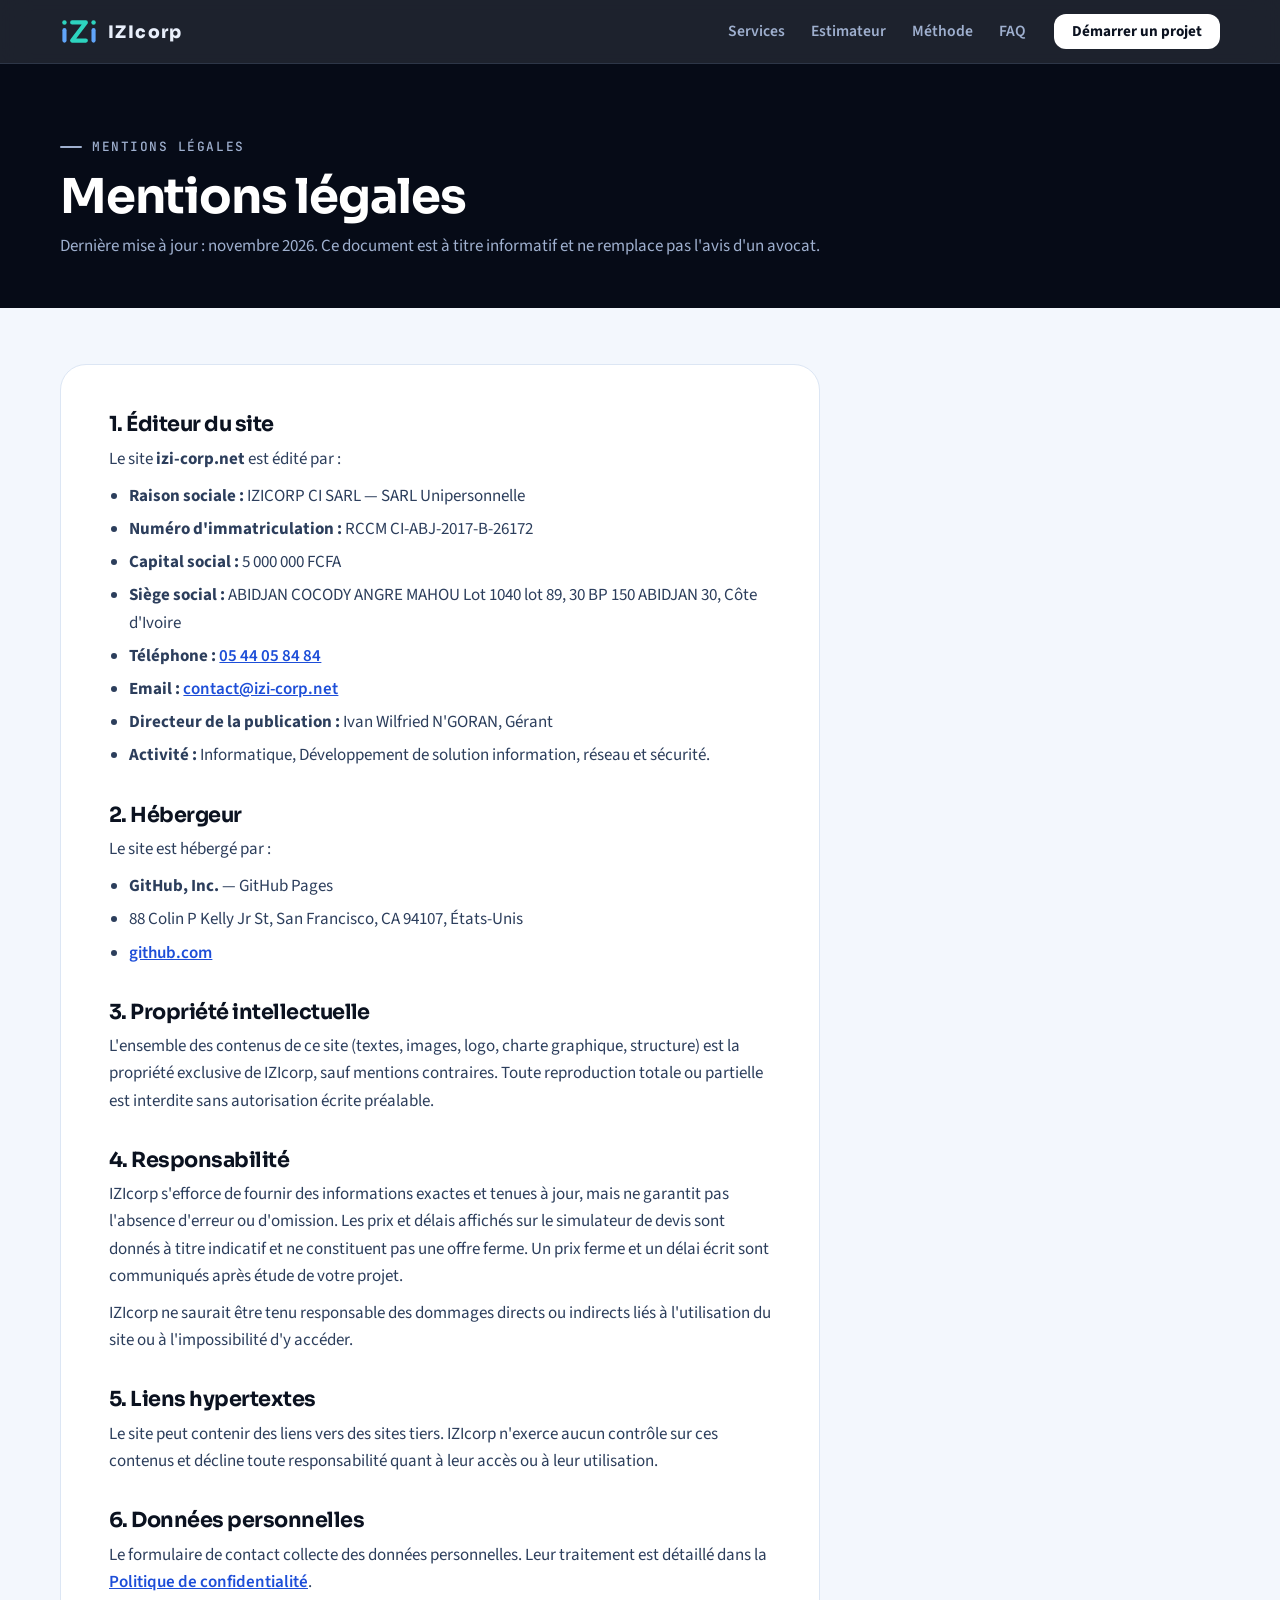
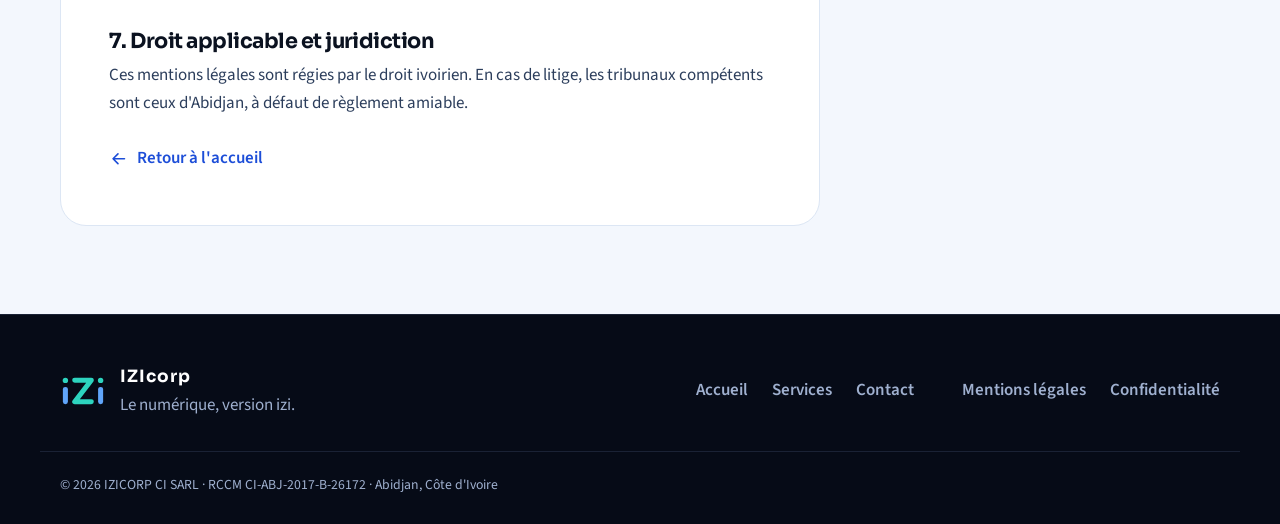
<file: mentions-legales.html>
<!DOCTYPE html>
<html lang="fr">
<head>
<meta charset="utf-8">
<meta name="viewport" content="width=device-width,initial-scale=1,viewport-fit=cover">
<title>Mentions légales — IZIcorp</title>
<meta name="description" content="Mentions légales du site izi-corp.net, édité par IZICORP CI SARL, Abidjan.">
<meta name="theme-color" content="#060B17">
<link rel="icon" href="IZIcorp-logo/favicon/favicon.ico" sizes="any">
<link rel="icon" href="IZIcorp-logo/favicon/favicon.svg" type="image/svg+xml">
<link rel="apple-touch-icon" href="IZIcorp-logo/png/apple-touch-icon-180.png">
<link rel="preconnect" href="https://fonts.googleapis.com">
<link rel="preconnect" href="https://fonts.gstatic.com" crossorigin>
<link rel="stylesheet" href="https://fonts.googleapis.com/css2?family=Sora:wght@600;700;800&family=Source+Sans+3:wght@400;600;700&family=JetBrains+Mono:wght@500&display=swap">
<link rel="stylesheet" href="css/site.css">
</head>
<body>
<svg width="0" height="0" style="position:absolute" aria-hidden="true"><defs><symbol id="i-arrow" viewBox="0 0 24 24"><path d="M5 12h14M13 6l6 6-6 6"/></symbol></defs></svg>
<header class="site-head">
  <div class="wrap head-row">
    <a class="brand" href="./" aria-label="IZIcorp, accueil"><img src="IZIcorp-logo/svg/izicorp-logo-fond-sombre.svg" alt="" width="38" height="27"><span>IZIcorp</span></a>
    <nav class="nav" aria-label="Navigation principale"><a href="./#services">Services</a><a href="./#estimateur">Estimateur</a><a href="./#methode">Méthode</a><a href="./#faq">FAQ</a></nav>
    <a class="btn btn-sm btn-light head-cta" href="./#contact">Démarrer un projet</a>
    <details class="burger"><summary aria-label="Ouvrir le menu"><span></span><span></span><span></span></summary>
      <nav class="burger-menu" aria-label="Menu mobile"><a href="./#services">Services</a><a href="./#estimateur">Estimateur</a><a href="./#methode">Méthode</a><a href="./#faq">FAQ</a><a class="btn" href="./#contact">Démarrer un projet</a></nav>
    </details>
  </div>
</header>
<main>
<section class="legal-hero"><div class="wrap"><p class="kicker kicker-light">Mentions légales</p><h1>Mentions légales</h1><p>Dernière mise à jour : novembre 2026. Ce document est à titre informatif et ne remplace pas l'avis d'un avocat.</p></div></section>
<section class="legal"><div class="wrap"><article class="legal-body"><h2>1. Éditeur du site</h2>
<p>Le site <strong>izi-corp.net</strong> est édité par :</p>
<ul>
<li><strong>Raison sociale :</strong> IZICORP CI SARL — SARL Unipersonnelle</li>
<li><strong>Numéro d'immatriculation :</strong> RCCM CI-ABJ-2017-B-26172</li>
<li><strong>Capital social :</strong> 5 000 000 FCFA</li>
<li><strong>Siège social :</strong> ABIDJAN COCODY ANGRE MAHOU Lot 1040 lot 89, 30 BP 150 ABIDJAN 30, Côte d'Ivoire</li>
<li><strong>Téléphone :</strong> <a href="tel:+2250544058484">05 44 05 84 84</a></li>
<li><strong>Email :</strong> <a href="mailto:contact@izi-corp.net">contact@izi-corp.net</a></li>
<li><strong>Directeur de la publication :</strong> Ivan Wilfried N'GORAN, Gérant</li>
<li><strong>Activité :</strong> Informatique, Développement de solution information, réseau et sécurité.</li>
</ul>

<h2>2. Hébergeur</h2>
<p>Le site est hébergé par :</p>
<ul>
<li><strong>GitHub, Inc.</strong> — GitHub Pages</li>
<li>88 Colin P Kelly Jr St, San Francisco, CA 94107, États-Unis</li>
<li><a href="https://github.com" target="_blank" rel="noopener">github.com</a></li>
</ul>

<h2>3. Propriété intellectuelle</h2>
<p>L'ensemble des contenus de ce site (textes, images, logo, charte graphique, structure) est la propriété exclusive de IZIcorp, sauf mentions contraires. Toute reproduction totale ou partielle est interdite sans autorisation écrite préalable.</p>

<h2>4. Responsabilité</h2>
<p>IZIcorp s'efforce de fournir des informations exactes et tenues à jour, mais ne garantit pas l'absence d'erreur ou d'omission. Les prix et délais affichés sur le simulateur de devis sont donnés à titre indicatif et ne constituent pas une offre ferme. Un prix ferme et un délai écrit sont communiqués après étude de votre projet.</p>
<p>IZIcorp ne saurait être tenu responsable des dommages directs ou indirects liés à l'utilisation du site ou à l'impossibilité d'y accéder.</p>

<h2>5. Liens hypertextes</h2>
<p>Le site peut contenir des liens vers des sites tiers. IZIcorp n'exerce aucun contrôle sur ces contenus et décline toute responsabilité quant à leur accès ou à leur utilisation.</p>

<h2>6. Données personnelles</h2>
<p>Le formulaire de contact collecte des données personnelles. Leur traitement est détaillé dans la <a href="confidentialite.html">Politique de confidentialité</a>.</p>

<h2>7. Droit applicable et juridiction</h2>
<p>Ces mentions légales sont régies par le droit ivoirien. En cas de litige, les tribunaux compétents sont ceux d'Abidjan, à défaut de règlement amiable.</p>
<a class="back" href="./"><svg class="ic"><use href="#i-arrow"/></svg>Retour à l'accueil</a>
</article></div></section>
</main>
<footer class="foot">
  <div class="wrap foot-grid">
    <div class="foot-brand"><img src="IZIcorp-logo/svg/izicorp-logo-fond-sombre.svg" alt="" width="46" height="33"><p><strong>IZIcorp</strong><br>Le numérique, version izi.</p></div>
    <nav aria-label="Pied de page"><a href="./">Accueil</a><a href="./#services">Services</a><a href="./#contact">Contact</a></nav>
    <nav aria-label="Informations légales"><a href="mentions-legales.html">Mentions légales</a><a href="confidentialite.html">Confidentialité</a></nav>
  </div>
  <div class="wrap foot-legal"><span>© 2026 IZICORP CI SARL · RCCM CI-ABJ-2017-B-26172 · Abidjan, Côte d'Ivoire</span></div>
</footer>
</body>
</html>
</file>
<file: css/site.css>
/* IZIcorp v2 — « Nuit & lumière »
   Hero et contact en nuit profonde (lueurs bleu/teal issues du logo),
   corps de page clair et lisible en plein soleil. Une seule signature : l'estimateur-ticket. */
:root{
  --night:#060B17; --night-2:#0B1220; --night-3:#111C33; --night-line:rgba(148,178,230,.14);
  --bg:#F3F7FD; --surface:#FFFFFF; --field:#EEF4FD; --ink:#0B1220; --muted:#465B7D; --line:#DCE6F4;
  --blue:#2563EB; --blue-deep:#1D4ED8; --sky:#60A5FA; --teal:#14B8A6; --teal-l:#2DD4BF; --mint:#99F6E4; --teal-ink:#0B7C6E;
  --on-night:#E8EFFB; --on-night-muted:#9FB0CF; --wa:#1FA855; --wa-deep:#178542; --warn:#F59E0B;
  --f-display:Sora,"Segoe UI",system-ui,sans-serif;
  --f-body:"Source Sans 3","Segoe UI",system-ui,-apple-system,sans-serif;
  --f-mono:"JetBrains Mono",ui-monospace,"Cascadia Mono",Consolas,monospace;
  --r-s:10px; --r-m:16px; --r-l:26px;
  --gutter:max(20px, env(safe-area-inset-left, 0px));
  --ease:cubic-bezier(.2,.7,.2,1);
  color-scheme:light;
}
*,*::before,*::after{box-sizing:border-box}
*{margin:0;padding:0}
html{scroll-behavior:smooth;-webkit-text-size-adjust:100%}
body{font-family:var(--f-body);font-size:1.0625rem;line-height:1.6;background:var(--bg);color:var(--ink);-webkit-font-smoothing:antialiased;overflow-x:hidden}
img{max-width:100%;display:block;height:auto}
a{color:inherit}
h1,h2,h3{font-family:var(--f-display);letter-spacing:-.025em;line-height:1.08;text-wrap:balance}
p{text-wrap:pretty}
:focus-visible{outline:3px solid var(--teal-l);outline-offset:3px;border-radius:6px}
.wrap{max-width:1200px;margin-inline:auto;padding-left:var(--gutter);padding-right:max(20px, env(safe-area-inset-right, 0px))}
.ic{width:1.15em;height:1.15em;flex:none;fill:none;stroke:currentColor;stroke-width:2;stroke-linecap:round;stroke-linejoin:round}
.skip{position:absolute;left:-999px;top:8px;background:var(--surface);color:var(--ink);padding:10px 16px;border-radius:8px;z-index:100}
.skip:focus{left:12px}
section{scroll-margin-top:72px}

/* ---------- Boutons ---------- */
.btn{display:inline-flex;align-items:center;justify-content:center;gap:10px;font:700 1rem/1 var(--f-body);padding:15px 24px;border-radius:14px;text-decoration:none;border:0;cursor:pointer;background:var(--blue);color:#fff;transition:transform .2s var(--ease),background .2s,box-shadow .2s}
.btn .ic{transition:transform .2s var(--ease)}
@media(hover:hover){.btn:hover{background:var(--blue-deep);transform:translateY(-2px)}.btn:hover .ic{transform:translateX(3px)}}
.btn-sm{padding:10px 18px;font-size:.95rem;border-radius:12px}
.btn-block{width:100%}
.btn-light{background:#fff;color:var(--ink)}
@media(hover:hover){.btn-light:hover{background:var(--mint);color:var(--ink)}}
.btn-glow{background:linear-gradient(120deg,var(--blue) 0%,#1E5BF0 45%,var(--teal) 130%);box-shadow:0 12px 34px -10px rgba(37,99,235,.75),inset 0 1px 0 rgba(255,255,255,.25)}
@media(hover:hover){.btn-glow:hover{box-shadow:0 16px 44px -10px rgba(20,184,166,.7),inset 0 1px 0 rgba(255,255,255,.3);background:linear-gradient(120deg,var(--blue-deep) 0%,var(--blue) 45%,var(--teal) 110%)}}
.btn-wa{background:var(--wa);color:#fff}
@media(hover:hover){.btn-wa:hover{background:var(--wa-deep)}}
.btn-wa-ghost{background:rgba(255,255,255,.06);color:var(--on-night);border:1px solid rgba(255,255,255,.16);backdrop-filter:blur(6px)}
.btn-wa-ghost .ic{color:#4ADE80}
@media(hover:hover){.btn-wa-ghost:hover{background:rgba(255,255,255,.12)}}

/* ---------- En-tête ---------- */
body::before{content:"";position:fixed;inset:0 0 auto;height:env(safe-area-inset-top,0px);z-index:60;background:var(--night)}
.site-head{position:sticky;top:env(safe-area-inset-top,0px);z-index:50;color:var(--on-night);background:rgba(6,11,23,.9);backdrop-filter:saturate(160%) blur(14px);-webkit-backdrop-filter:saturate(160%) blur(14px);border-bottom:1px solid var(--night-line)}
.head-row{display:flex;align-items:center;gap:28px;padding-block:14px}
.brand{display:flex;align-items:center;gap:10px;text-decoration:none;font:800 1.08rem var(--f-display);letter-spacing:.08em}
.nav{display:flex;gap:26px;margin-left:auto;font-weight:600;font-size:.98rem}
.nav a{text-decoration:none;color:var(--on-night-muted);position:relative;padding-block:4px;transition:color .2s}
.nav a::after{content:"";position:absolute;left:0;right:0;bottom:-2px;height:2px;border-radius:2px;background:var(--teal-l);transform:scaleX(0);transform-origin:left;transition:transform .25s var(--ease)}
.nav a:hover,.nav a.active{color:#fff}
.nav a:hover::after,.nav a.active::after{transform:scaleX(1)}
.burger{display:none;margin-left:auto;position:relative}
.burger summary{list-style:none;cursor:pointer;width:46px;height:42px;border-radius:12px;border:1px solid rgba(255,255,255,.18);display:grid;place-content:center;gap:5px}
.burger summary::-webkit-details-marker{display:none}
.burger summary span{display:block;width:20px;height:2px;border-radius:2px;background:#fff;transition:transform .25s,opacity .2s}
.burger[open] summary span:nth-child(1){transform:translateY(7px) rotate(45deg)}
.burger[open] summary span:nth-child(2){opacity:0}
.burger[open] summary span:nth-child(3){transform:translateY(-7px) rotate(-45deg)}
.burger-menu{position:absolute;right:0;top:calc(100% + 10px);width:min(280px,calc(100vw - 32px));display:grid;gap:4px;padding:10px;border-radius:18px;background:var(--night-3);border:1px solid var(--night-line);box-shadow:0 30px 60px -20px rgba(0,0,0,.6)}
.burger-menu a{padding:12px 14px;border-radius:10px;text-decoration:none;font-weight:600}
.burger-menu a:not(.btn):hover{background:rgba(255,255,255,.06)}
.burger-menu .btn{margin-top:6px}
@media(max-width:940px){.nav,.head-cta{display:none}.burger{display:block}}

/* ---------- Hero ---------- */
.hero{position:relative;background:var(--night);color:var(--on-night);overflow:hidden;isolation:isolate}
.hero-bg{position:absolute;inset:0;z-index:-1;pointer-events:none}
.glow{position:absolute;border-radius:50%;filter:blur(80px);opacity:.55}
.g1{width:620px;height:620px;left:-180px;top:-160px;background:radial-gradient(circle,#1D4ED8,transparent 65%);animation:drift 18s ease-in-out infinite alternate}
.g2{width:560px;height:560px;right:-120px;top:120px;background:radial-gradient(circle,#0FA597,transparent 65%);animation:drift 22s ease-in-out infinite alternate-reverse}
@keyframes drift{to{transform:translate(80px,60px) scale(1.12)}}
.grid-lines{position:absolute;inset:0;background-image:linear-gradient(var(--night-line) 1px,transparent 1px),linear-gradient(90deg,var(--night-line) 1px,transparent 1px);background-size:64px 64px;-webkit-mask-image:radial-gradient(ellipse 70% 60% at 60% 35%,#000 20%,transparent 75%);mask-image:radial-gradient(ellipse 70% 60% at 60% 35%,#000 20%,transparent 75%);opacity:.7}
.hero-z{position:absolute;right:-6%;top:50%;transform:translateY(-50%);width:min(760px,72vw);opacity:.1}
.z-draw{stroke:var(--teal-l);stroke-dasharray:420;stroke-dashoffset:420;animation:zdraw 2.4s .3s var(--ease) forwards}
@keyframes zdraw{to{stroke-dashoffset:0}}
.hero-grid{display:grid;grid-template-columns:1.05fr .95fr;gap:56px;align-items:center;padding-block:clamp(56px,9vw,112px) 64px}
.eyebrow{display:inline-flex;align-items:center;gap:10px;font:500 .8rem var(--f-mono);letter-spacing:.04em;color:var(--mint);background:rgba(45,212,191,.08);border:1px solid rgba(45,212,191,.25);padding:7px 14px;border-radius:99px}
.eyebrow .dot{width:7px;height:7px;border-radius:50%;background:var(--teal-l);box-shadow:0 0 0 0 rgba(45,212,191,.7);animation:pulse 2s infinite}
@keyframes pulse{70%{box-shadow:0 0 0 9px rgba(45,212,191,0)}100%{box-shadow:0 0 0 0 rgba(45,212,191,0)}}
.hero-title{margin:22px 0 22px;font-size:clamp(2.9rem,7.4vw,5.9rem);font-weight:800;line-height:.98;letter-spacing:-.045em}
.hero-title .w{display:block}
.w1{color:#fff}
.w2{background:linear-gradient(90deg,var(--sky),#93C5FD);-webkit-background-clip:text;background-clip:text;color:transparent}
.w3{background:linear-gradient(90deg,var(--teal-l),var(--mint));-webkit-background-clip:text;background-clip:text;color:transparent}
html.js .hero-title .w{animation:rise .9s var(--ease) both}
html.js .w2{animation-delay:.12s!important}
html.js .w3{animation-delay:.24s!important}
@keyframes rise{from{opacity:0;transform:translateY(28px);filter:blur(6px)}to{opacity:1;transform:none;filter:none}}
.hero-lead{font-size:clamp(1.08rem,1.5vw,1.25rem);color:var(--on-night-muted);max-width:40ch}
.hero-lead strong{color:#fff}
.hero-cta{display:flex;flex-wrap:wrap;gap:12px;margin-top:30px}
.hero-proof{list-style:none;display:flex;flex-wrap:wrap;gap:10px 26px;margin-top:34px;color:var(--on-night-muted);font-size:.98rem}
.hero-proof li{display:block}
.hero-proof li::before{content:"";display:inline-block;vertical-align:middle;margin-right:9px;width:6px;height:6px;border-radius:2px;background:var(--teal-l);transform:translateY(-1px) rotate(45deg)}
.hero-proof b{color:#fff}

/* maquette animée */
.hero-visual{perspective:1400px;min-width:0}
.mock{position:relative;transform:rotateY(-9deg) rotateX(5deg);transform-style:preserve-3d;transition:transform .5s var(--ease);margin:10px 0 40px 30px}
.win{background:linear-gradient(180deg,#101B31,#0C1528);border:1px solid rgba(148,178,230,.18);border-radius:20px;box-shadow:0 50px 100px -30px rgba(0,0,0,.8),0 0 0 1px rgba(255,255,255,.03) inset,0 0 80px -20px rgba(37,99,235,.45);overflow:hidden}
.win-bar{display:flex;align-items:center;gap:7px;padding:12px 16px;border-bottom:1px solid var(--night-line)}
.win-bar i{width:10px;height:10px;border-radius:50%;background:#2A3A5C}
.win-bar i:first-child{background:#F87171}.win-bar i:nth-child(2){background:#FBBF24}.win-bar i:nth-child(3){background:#34D399}
.win-bar span{margin-left:12px;font:500 .72rem var(--f-mono);color:var(--on-night-muted);background:rgba(255,255,255,.05);padding:4px 12px;border-radius:8px}
.win-body{display:grid;grid-template-columns:52px 1fr}
.win-side{display:grid;align-content:start;gap:14px;padding:16px 14px;border-right:1px solid var(--night-line)}
.win-side b{width:24px;height:24px;border-radius:7px;background:linear-gradient(135deg,var(--blue),var(--teal))}
.win-side span{width:24px;height:8px;border-radius:4px;background:#22304D}
.win-side span.on{background:var(--sky)}
.win-main{padding:18px 18px 20px;min-width:0}
.win-title{font:700 .95rem var(--f-display);color:#fff;display:flex;justify-content:space-between;align-items:center}
.win-title em{font:500 .7rem var(--f-mono);font-style:normal;color:var(--on-night-muted)}
.kpis{display:grid;grid-template-columns:1.4fr 1fr 1fr;gap:10px;margin-top:14px}
.kpi{background:rgba(255,255,255,.04);border:1px solid var(--night-line);border-radius:12px;padding:10px 12px;min-width:0}
.kpi small{display:block;font-size:.68rem;color:var(--on-night-muted);white-space:nowrap}
.kpi strong{display:block;font:700 1.05rem var(--f-display);color:#fff;font-variant-numeric:tabular-nums;white-space:nowrap;margin-top:2px}
.kpi strong i{font:600 .62rem var(--f-body);font-style:normal;color:var(--on-night-muted)}
.kpi em{font:600 .66rem var(--f-mono);font-style:normal}
.kpi .up{color:var(--teal-l)}.kpi .warn{color:var(--warn)}
.chart{display:flex;align-items:flex-end;gap:7px;height:110px;margin-top:14px;padding:12px;border-radius:12px;background:repeating-linear-gradient(0deg,transparent 0 26px,rgba(148,178,230,.08) 26px 27px)}
.chart span{flex:1;height:var(--h);border-radius:5px 5px 2px 2px;background:linear-gradient(180deg,var(--sky),rgba(37,99,235,.35));transform-origin:bottom}
.chart span:nth-last-child(-n+3){background:linear-gradient(180deg,var(--mint),rgba(20,184,166,.35))}
html.js .chart span{animation:grow 1.1s var(--ease) both}
.chart span:nth-child(2){animation-delay:.05s}.chart span:nth-child(3){animation-delay:.1s}.chart span:nth-child(4){animation-delay:.15s}.chart span:nth-child(5){animation-delay:.2s}.chart span:nth-child(6){animation-delay:.25s}.chart span:nth-child(7){animation-delay:.3s}.chart span:nth-child(8){animation-delay:.35s}.chart span:nth-child(9){animation-delay:.4s}.chart span:nth-child(10){animation-delay:.45s}.chart span:nth-child(11){animation-delay:.5s}.chart span:nth-child(12){animation-delay:.55s}
@keyframes grow{from{transform:scaleY(.05)}}
.rows{display:grid;gap:8px;margin-top:12px}
.rows div{display:flex;align-items:center;gap:10px;font-size:.78rem;color:var(--on-night);padding:8px 10px;border-radius:10px;background:rgba(255,255,255,.03)}
.rows em{margin-left:auto;font:600 .72rem var(--f-mono);font-style:normal;color:var(--teal-l)}
.av{width:24px;height:24px;border-radius:50%;display:grid;place-items:center;font:700 .6rem var(--f-body);background:var(--blue);color:#fff}
.av.t{background:var(--teal-ink)}
.phone{position:absolute;left:-46px;bottom:-44px;width:172px;padding:30px 16px 18px;border-radius:30px;background:linear-gradient(180deg,#FFFFFF,#EEF4FD);color:var(--ink);text-align:center;box-shadow:0 40px 80px -24px rgba(0,0,0,.75),0 0 0 6px #18233B;transform:translateZ(60px)}
.phone-notch{position:absolute;top:9px;left:50%;width:56px;height:8px;border-radius:8px;background:#18233B;transform:translateX(-50%)}
.pay-ok{width:52px;height:52px;margin:0 auto 10px;border-radius:50%;display:grid;place-items:center;background:var(--teal);color:#fff;box-shadow:0 0 0 8px rgba(20,184,166,.15)}
.pay-ok .ic{width:26px;height:26px;stroke-width:3}
html.js .pay-ok{animation:pop .6s 1s var(--ease) both}
@keyframes pop{from{transform:scale(0)}60%{transform:scale(1.15)}to{transform:scale(1)}}
.pay-l{font-size:.78rem;color:var(--muted);font-weight:600}
.pay-a{font:800 1.35rem var(--f-display);font-variant-numeric:tabular-nums;letter-spacing:-.02em}
.pay-a span{color:var(--ink)}
.pay-s{font-size:.68rem;color:var(--muted)}
.pay-btn{margin-top:12px;font-size:.74rem;font-weight:700;padding:8px;border-radius:10px;background:var(--ink);color:#fff}
.toast{position:absolute;right:-18px;top:-22px;display:flex;align-items:center;gap:10px;max-width:270px;padding:11px 16px 11px 11px;border-radius:14px;background:rgba(17,28,51,.88);backdrop-filter:blur(10px);border:1px solid rgba(148,178,230,.22);color:#fff;font-size:.84rem;font-weight:600;box-shadow:0 24px 50px -18px rgba(0,0,0,.7);transform:translateZ(80px);transition:opacity .35s,transform .35s}
.toast.swap{opacity:0;transform:translateZ(80px) translateY(-8px)}
.toast-ic{width:30px;height:30px;flex:none;border-radius:9px;display:grid;place-items:center;background:linear-gradient(135deg,var(--blue),var(--teal))}

/* bandeau défilant */
.ticker{border-top:1px solid var(--night-line);background:rgba(255,255,255,.02);overflow:hidden;padding-block:18px;-webkit-mask-image:linear-gradient(90deg,transparent,#000 8%,#000 92%,transparent);mask-image:linear-gradient(90deg,transparent,#000 8%,#000 92%,transparent)}
.ticker-track{display:flex;width:max-content;animation:scroll 40s linear infinite}
.ticker-track span{display:flex;align-items:center;gap:28px;padding-right:28px;font:600 1.05rem var(--f-display);color:var(--on-night-muted);white-space:nowrap}
.ticker-track span::after{content:"";width:8px;height:8px;border-radius:2px;background:var(--teal);transform:rotate(45deg);opacity:.8}
@keyframes scroll{to{transform:translateX(-50%)}}

@media(max-width:980px){
  .hero-grid{grid-template-columns:1fr;gap:40px}
  .mock{margin:10px 8px 50px 40px;transform:none}
  .hero-z{right:-30%;top:auto;bottom:10%}
}
@media(max-width:560px){
  .mock{margin:0 0 60px 0}
  .phone{left:-6px;bottom:-56px;width:140px;padding:26px 12px 14px;border-radius:24px}
  .pay-a{font-size:1.1rem}
  .toast{right:-4px;top:-30px;max-width:220px;font-size:.76rem}
  .kpis{grid-template-columns:1fr 1fr}.kpi:nth-child(3){display:none}
  .chart{height:86px}
  .rows div:nth-child(2){display:none}
  .win-body{grid-template-columns:40px 1fr}.win-side{padding:14px 9px}
}

/* ---------- Sections claires ---------- */
.sec{padding-block:clamp(72px,10vw,128px)}
.sec-head{max-width:760px;margin-bottom:48px}
.kicker{display:inline-flex;align-items:center;gap:10px;font:500 .8rem var(--f-mono);text-transform:uppercase;letter-spacing:.12em;color:var(--teal-ink);margin-bottom:16px}
.kicker::before{content:"";width:22px;height:2px;border-radius:2px;background:currentColor}
.kicker-light{color:var(--mint)}
.sec h2,.contact h2{font-size:clamp(2rem,4.4vw,3.4rem);font-weight:800}
.grad{background:linear-gradient(90deg,var(--blue),var(--teal));-webkit-background-clip:text;background-clip:text;color:transparent}
.grad-light{background:linear-gradient(90deg,var(--sky),var(--teal-l));-webkit-background-clip:text;background-clip:text;color:transparent}
.sec-sub{margin-top:18px;color:var(--muted);font-size:1.15rem;max-width:58ch}
.sec-sub a{color:var(--blue-deep);font-weight:700}

/* révélations au défilement : visibles par défaut, animées seulement avec JS */
html.js .reveal{opacity:0;transform:translateY(26px);transition:opacity .8s var(--ease),transform .8s var(--ease)}
html.js .reveal.in{opacity:1;transform:none}

/* bento services */
.bento{display:grid;grid-template-columns:repeat(6,1fr);gap:18px}
.card{position:relative;display:flex;flex-direction:column;background:var(--surface);border:1px solid var(--line);border-radius:var(--r-l);overflow:hidden;min-width:0;transition:transform .35s var(--ease),box-shadow .35s var(--ease),border-color .35s}
.card::after{content:"";position:absolute;inset:0;pointer-events:none;border-radius:inherit;background:radial-gradient(420px circle at var(--mx,50%) var(--my,0%),rgba(37,99,235,.10),transparent 45%);opacity:0;transition:opacity .3s}
@media(hover:hover){.card:hover{transform:translateY(-6px);box-shadow:0 30px 60px -30px rgba(11,18,32,.35);border-color:#BFD3F2}.card:hover::after{opacity:1}.card:hover figure img{transform:scale(1.06)}}
.card figure{overflow:hidden;aspect-ratio:16/9;background:var(--field)}
.card figure img{width:100%;height:100%;object-fit:cover;transition:transform .8s var(--ease)}
.card-body{padding:24px 26px 28px;display:flex;flex-direction:column;gap:10px;flex:1}
.card h3{font-size:1.45rem}
.card p{color:var(--muted)}
.tag{display:inline-flex;align-items:center;gap:8px;font:500 .74rem var(--f-mono);letter-spacing:.1em;text-transform:uppercase;color:var(--teal-ink)}
.tag .ic{color:var(--blue)}
.chips{list-style:none;display:flex;flex-wrap:wrap;gap:8px;margin-top:auto;padding-top:8px}
.chips li{font-size:.85rem;font-weight:600;padding:5px 12px;border-radius:99px;background:var(--field);border:1px solid var(--line)}
.c-app{grid-column:span 4;grid-row:span 2;flex-direction:row}
.c-app figure{flex:1.15;aspect-ratio:auto}
.c-app .card-body{flex:1;padding:34px;justify-content:center}
.c-app .chips{margin-top:14px}
.c-app figure img{object-position:30% 50%}
.c-app h3{font-size:clamp(1.7rem,2.6vw,2.2rem)}
.c-web,.c-mob{grid-column:span 2}
.c-shop{grid-column:span 3;background:var(--night-2);border-color:var(--night-2);color:var(--on-night)}
.c-shop p{color:var(--on-night-muted)}
.c-shop .tag{color:var(--mint)}.c-shop .tag .ic{color:var(--sky)}
.c-shop .chips li{background:rgba(255,255,255,.06);border-color:rgba(255,255,255,.12)}
.c-ia{grid-column:span 3;background:linear-gradient(140deg,var(--blue),#1E40AF 60%,#0F766E);border:0;color:#fff}
.c-ia p{color:#DCE8FF}
.c-ia .tag{color:var(--mint)}.c-ia .tag .ic{color:#fff}
.c-ia .chips li{background:rgba(255,255,255,.12);border-color:rgba(255,255,255,.22)}
.c-shop figure,.c-ia figure{aspect-ratio:21/9}
@media(max-width:1020px){
  .bento{grid-template-columns:1fr 1fr}
  .c-app{grid-column:1/-1;grid-row:auto;flex-direction:column}
  .c-app figure{aspect-ratio:16/9;flex:none}
  .c-app .card-body{padding:26px}
  .c-web,.c-mob{grid-column:span 1}
  .c-shop,.c-ia{grid-column:1/-1}
}
@media(max-width:640px){.bento{grid-template-columns:1fr}.c-web,.c-mob{grid-column:1/-1}.c-shop figure,.c-ia figure{aspect-ratio:16/9}}

/* avant / après */
.ba{background:var(--surface);border-block:1px solid var(--line)}
.ba-grid{display:grid;grid-template-columns:.9fr 1.1fr;gap:64px;align-items:center}
.switch{position:relative;display:inline-grid;grid-template-columns:1fr 1fr;margin-top:32px;padding:5px;border-radius:99px;background:var(--field);border:1px solid var(--line)}
.switch button{position:relative;z-index:1;font:700 1rem var(--f-body);padding:12px 30px;border:0;background:none;border-radius:99px;cursor:pointer;color:var(--muted);transition:color .3s}
.switch button.on{color:#fff}
.switch-knob{position:absolute;top:5px;bottom:5px;left:5px;width:calc(50% - 5px);border-radius:99px;background:var(--ink);transition:transform .45s var(--ease),background .45s}
.switch:has(#baAfter.on) .switch-knob{transform:translateX(100%);background:linear-gradient(120deg,var(--blue),var(--teal))}
.ba-list{list-style:none;display:grid;gap:12px}
.ba-list li{display:grid;position:relative;padding:20px 22px 20px 64px;border-radius:var(--r-m);border:1px solid var(--line);background:var(--bg);font-size:1.08rem;font-weight:600;min-height:72px;align-items:center;transition:background .45s,border-color .45s}
.ba-list li::before{content:"";position:absolute;left:20px;top:50%;width:28px;height:28px;margin-top:-14px;border-radius:50%;background:#FDE2E2 url("data:image/svg+xml,%3Csvg xmlns='http://www.w3.org/2000/svg' viewBox='0 0 24 24' fill='none' stroke='%23DC2626' stroke-width='3' stroke-linecap='round'%3E%3Cpath d='M8 8l8 8M16 8l-8 8'/%3E%3C/svg%3E") center/16px no-repeat;transition:background .45s}
.ba-list span{grid-area:1/1;transition:opacity .4s,transform .45s var(--ease)}
.ba-list .b{color:#7A2E2E}
.ba-list .a{color:var(--ink);opacity:0;transform:translateY(10px)}
.ba-list[data-state=after] li{background:#E9FBF7;border-color:#A7EBDD}
.ba-list[data-state=after] li::before{background:var(--teal) url("data:image/svg+xml,%3Csvg xmlns='http://www.w3.org/2000/svg' viewBox='0 0 24 24' fill='none' stroke='%23fff' stroke-width='3' stroke-linecap='round' stroke-linejoin='round'%3E%3Cpath d='M5 12.5l4.5 4.5L19 7.5'/%3E%3C/svg%3E") center/16px no-repeat}
.ba-list[data-state=after] .b{opacity:0;transform:translateY(-10px)}
.ba-list[data-state=after] .a{opacity:1;transform:none}
.ba-list li:nth-child(2) span{transition-delay:.05s}.ba-list li:nth-child(3) span{transition-delay:.1s}.ba-list li:nth-child(4) span{transition-delay:.15s}.ba-list li:nth-child(5) span{transition-delay:.2s}
@media(max-width:900px){.ba-grid{grid-template-columns:1fr;gap:36px}}

/* estimateur */
.estim-sec{position:relative;background:var(--blue);color:#fff;overflow:hidden;isolation:isolate}
.estim-bg{position:absolute;inset:0;z-index:-1;background:radial-gradient(700px 500px at 0% 0%,#3B82F6,transparent 60%),radial-gradient(600px 500px at 100% 100%,#0D9488,transparent 60%),linear-gradient(135deg,#1D4ED8,#2563EB)}
.estim-bg::after{content:"";position:absolute;inset:0;background-image:radial-gradient(rgba(255,255,255,.18) 1px,transparent 1.5px);background-size:22px 22px;-webkit-mask-image:linear-gradient(90deg,#000,transparent 60%);mask-image:linear-gradient(90deg,#000,transparent 60%)}
.estim-grid{display:grid;grid-template-columns:.9fr 1.1fr;gap:64px;align-items:center}
.estim-intro h2{color:#fff}
.estim-intro p{margin-top:18px;font-size:1.15rem;color:#DCE8FF;max-width:44ch}
.estim-points{list-style:none;display:grid;gap:10px;margin-top:28px;font-weight:600}
.estim-points li{display:flex;align-items:center;gap:10px}
.estim-points .ic{width:24px;height:24px;padding:4px;border-radius:50%;background:rgba(255,255,255,.18);stroke-width:3}
.ticket{position:relative;background:var(--surface);color:var(--ink);border-radius:var(--r-l);box-shadow:0 50px 100px -40px rgba(6,11,23,.7);transform:rotate(1.2deg);transition:transform .5s var(--ease)}
.ticket:hover{transform:rotate(0)}
.ticket-top{padding:30px 30px 22px}
.t-label{font:500 .76rem var(--f-mono);letter-spacing:.1em;text-transform:uppercase;color:var(--muted);margin:0 0 12px}
.pills + .t-label{margin-top:22px}
.pills{display:flex;flex-wrap:wrap;gap:8px}
.pills button{display:inline-flex;align-items:center;gap:8px;font:600 .95rem var(--f-body);padding:10px 16px;border-radius:99px;border:2px solid var(--line);background:var(--field);color:var(--ink);cursor:pointer;transition:background .2s,border-color .2s,color .2s,transform .15s}
@media(hover:hover){.pills button:not(:disabled):hover{border-color:var(--blue)}}
.pills button:active:not(:disabled){transform:scale(.97)}
.pills button.on{background:var(--ink);border-color:var(--ink);color:#fff}
.pills button.on .ic{color:var(--teal-l)}
.pills button:disabled{opacity:.4;cursor:not-allowed}
.pills .cost{font:700 .75rem var(--f-mono);opacity:.55;letter-spacing:.05em}
.hintline{margin-top:14px;font-size:.92rem;color:var(--muted);min-height:1.5em}
.ticket-cut{position:relative;height:28px}
.ticket-cut::before{content:"";position:absolute;left:28px;right:28px;top:50%;border-top:2px dashed var(--line)}
.ticket-bottom{padding:18px 30px 30px}
.t-row{display:flex;justify-content:space-between;gap:12px;flex-wrap:wrap;font:500 .76rem var(--f-mono);letter-spacing:.1em;text-transform:uppercase;color:var(--muted)}
.t-delai{color:var(--teal-ink)}
.range{margin-top:8px;font:800 clamp(1.8rem,3.6vw,2.7rem)/1.1 var(--f-display);letter-spacing:-.03em;font-variant-numeric:tabular-nums}
.range small{font:700 1rem var(--f-body);color:var(--muted);letter-spacing:0}
.range .sur{font-size:clamp(1.5rem,2.6vw,2rem)}
.t-actions{display:grid;grid-template-columns:1fr 1fr;gap:10px;margin-top:22px}
.t-actions .btn{padding:14px 16px;font-size:.95rem}
.disclaimer{margin-top:12px;font-size:.86rem;color:var(--muted)}
@media(max-width:980px){.estim-grid{grid-template-columns:1fr;gap:40px}.ticket{transform:none}}
@media(max-width:520px){.t-actions{grid-template-columns:1fr}.ticket-top,.ticket-bottom{padding-left:20px;padding-right:20px}}

/* méthode */
.method-grid{display:grid;grid-template-columns:1fr 1fr;gap:72px;align-items:center}
.method-media{position:relative}
.method-media img{border-radius:var(--r-l);aspect-ratio:4/5;object-fit:cover;width:100%;box-shadow:0 40px 80px -40px rgba(11,18,32,.5)}
.media-badge{position:absolute;right:-22px;bottom:36px;display:flex;align-items:center;gap:14px;padding:16px 20px;border-radius:18px;background:var(--surface);box-shadow:0 24px 50px -20px rgba(11,18,32,.35);border:1px solid var(--line)}
.media-badge strong{font:800 2.6rem/1 var(--f-display);background:linear-gradient(135deg,var(--blue),var(--teal));-webkit-background-clip:text;background-clip:text;color:transparent}
.media-badge span{font-weight:600;line-height:1.25;font-size:.95rem}
.steps{list-style:none;margin-top:36px;display:grid;gap:4px;position:relative;--p:0}
.steps::before{content:"";position:absolute;left:21px;top:22px;bottom:22px;width:2px;background:var(--line)}
.steps::after{content:"";position:absolute;left:21px;top:22px;width:2px;height:calc((100% - 44px) * var(--p));background:linear-gradient(var(--blue),var(--teal));transition:height .2s linear}
.steps li{display:grid;grid-template-columns:44px 1fr;gap:20px;padding:14px 0;position:relative;z-index:1}
.s-n{width:44px;height:44px;border-radius:14px;display:grid;place-items:center;font:800 1.05rem var(--f-display);background:var(--surface);border:2px solid var(--line);color:var(--muted);transition:background .4s,color .4s,border-color .4s}
.steps li.lit .s-n{background:var(--ink);border-color:var(--ink);color:var(--mint)}
.steps h3{font-size:1.3rem;margin-top:8px}
.steps p{color:var(--muted);margin-top:4px}
@media(max-width:900px){.method-grid{grid-template-columns:1fr;gap:48px}.method-media img{aspect-ratio:16/10}.media-badge{right:12px;bottom:-24px}}

/* engagements */
.commit{background:var(--night-2);color:var(--on-night);padding-block:clamp(56px,8vw,88px)}
.commit-grid{display:grid;grid-template-columns:repeat(4,1fr);gap:0}
.commit-item{padding:6px 28px;border-left:1px solid var(--night-line);display:grid;gap:8px;align-content:start}
.commit-item:first-child{border-left:0;padding-left:0}
.commit-item strong{font:800 clamp(2.4rem,4.6vw,3.8rem)/1 var(--f-display);letter-spacing:-.04em;font-variant-numeric:tabular-nums;background:linear-gradient(180deg,#fff 30%,var(--sky));-webkit-background-clip:text;background-clip:text;color:transparent}
.commit-item span{color:var(--on-night-muted);max-width:22ch}
@media(max-width:820px){.commit-grid{grid-template-columns:1fr 1fr;gap:36px 0}.commit-item:nth-child(3){border-left:0;padding-left:0}}

/* FAQ */
.faq-grid{display:grid;grid-template-columns:.8fr 1.2fr;gap:64px;align-items:start}
.faq-list{display:grid;gap:12px}
.faq details{background:var(--surface);border:1px solid var(--line);border-radius:var(--r-m);transition:border-color .3s,box-shadow .3s}
.faq details[open]{border-color:#BFD3F2;box-shadow:0 20px 40px -30px rgba(11,18,32,.35)}
.faq summary{list-style:none;cursor:pointer;display:flex;justify-content:space-between;align-items:center;gap:20px;padding:20px 24px;font:700 1.12rem var(--f-display);letter-spacing:-.01em}
.faq summary::-webkit-details-marker{display:none}
.faq summary::after{content:"";flex:none;width:30px;height:30px;border-radius:50%;background:var(--field) url("data:image/svg+xml,%3Csvg xmlns='http://www.w3.org/2000/svg' viewBox='0 0 24 24' fill='none' stroke='%232563EB' stroke-width='2.5' stroke-linecap='round'%3E%3Cpath d='M12 6v12M6 12h12'/%3E%3C/svg%3E") center/16px no-repeat;transition:transform .3s var(--ease)}
.faq details[open] summary::after{transform:rotate(45deg)}
.faq details p{padding:0 24px 22px;color:var(--muted);max-width:62ch}
@media(max-width:900px){.faq-grid{grid-template-columns:1fr;gap:32px}}

/* contact */
.contact{position:relative;background:var(--night);color:var(--on-night);padding-block:clamp(80px,11vw,136px);overflow:hidden;isolation:isolate}
.contact-bg{position:absolute;inset:0;z-index:-1}
.g3{width:700px;height:700px;left:50%;top:-300px;transform:translateX(-50%);background:radial-gradient(circle,#1D4ED8,transparent 65%);opacity:.5}
.contact-grid{display:grid;grid-template-columns:1fr 1fr;gap:64px;align-items:center}
.contact h2{color:#fff}
.contact-copy > p{margin-top:18px;color:var(--on-night-muted);font-size:1.15rem;max-width:40ch}
.direct{list-style:none;display:grid;gap:16px;margin:32px 0}
.direct li{display:flex;gap:14px;align-items:center}
.d-ic{width:44px;height:44px;flex:none;border-radius:12px;display:grid;place-items:center;background:rgba(255,255,255,.06);border:1px solid var(--night-line);color:var(--teal-l)}
.direct small{display:block;font:500 .72rem var(--f-mono);letter-spacing:.08em;text-transform:uppercase;color:var(--on-night-muted)}
.direct a,.direct span{color:#fff;font-weight:600;font-size:1.08rem;text-decoration:none;user-select:all}
.direct a:hover{color:var(--mint)}
.cform{display:grid;gap:16px;padding:32px;border-radius:var(--r-l);background:rgba(17,28,51,.75);border:1px solid rgba(148,178,230,.2);backdrop-filter:blur(10px);box-shadow:0 40px 90px -40px rgba(0,0,0,.8)}
.f2{display:grid;grid-template-columns:1fr 1fr;gap:16px}
.cform label{display:grid;gap:7px;font-weight:600;font-size:.95rem;color:#C9D6EE}
.cform .lbl{display:block}
.cform .opt{font-weight:400;color:var(--on-night-muted)}
.cform input,.cform textarea{font:inherit;font-size:1rem;color:var(--ink);background:#fff;border:2px solid transparent;border-radius:12px;padding:13px 15px;width:100%;transition:border-color .2s,box-shadow .2s}
.cform input:focus,.cform textarea:focus{outline:none;border-color:var(--teal-l);box-shadow:0 0 0 4px rgba(45,212,191,.25)}
.cform input[aria-invalid=true],.cform textarea[aria-invalid=true]{border-color:#F87171}
.cform textarea{min-height:140px;resize:vertical}
.hp{position:absolute;left:-9999px}
.formnote{font-size:.88rem;color:var(--on-night-muted)}
.formnote.err{color:#FCA5A5}
.formok{padding:12px 4px;text-align:center}
.formok .pay-ok{margin-bottom:16px}
.formok h3{color:#fff;font-size:1.5rem}
.formok p{color:var(--on-night-muted);margin-top:8px}
@media(max-width:900px){.contact-grid{grid-template-columns:1fr;gap:44px}}
@media(max-width:520px){.f2{grid-template-columns:1fr}.cform{padding:22px}}

/* pied de page */
.foot{background:var(--night);color:var(--on-night-muted);border-top:1px solid var(--night-line);padding-block:48px 28px;padding-bottom:calc(28px + env(safe-area-inset-bottom,0px))}
.foot-grid{display:flex;flex-wrap:wrap;gap:28px 48px;align-items:center}
.foot-brand{display:flex;align-items:center;gap:14px;margin-right:auto}
.foot-brand strong{color:#fff;font-family:var(--f-display);letter-spacing:.06em}
.foot nav{display:flex;flex-wrap:wrap;gap:10px 24px}
.foot nav a{text-decoration:none;font-weight:600}
.foot nav a:hover{color:#fff}
.foot-legal{margin-top:32px;padding-top:22px;border-top:1px solid var(--night-line);font-size:.86rem}

/* bouton WhatsApp flottant */
.wa-float{position:fixed;right:calc(18px + env(safe-area-inset-right,0px));bottom:calc(18px + env(safe-area-inset-bottom,0px));z-index:45;width:58px;height:58px;border-radius:50%;display:grid;place-items:center;background:var(--wa);color:#fff;box-shadow:0 14px 30px -8px rgba(31,168,85,.7);transition:transform .25s var(--ease),opacity .3s}
.wa-float .ic{width:28px;height:28px}
.wa-float::before{content:"";position:absolute;inset:0;border-radius:50%;border:2px solid var(--wa);animation:ring 2.6s infinite}
@keyframes ring{from{transform:scale(1);opacity:.8}to{transform:scale(1.6);opacity:0}}
@media(hover:hover){.wa-float:hover{transform:scale(1.08)}}
html.js .wa-float{opacity:0;pointer-events:none;transform:translateY(20px)}
html.js .wa-float.show{opacity:1;pointer-events:auto;transform:none}

/* pages légales */
.legal-hero{background:var(--night);color:var(--on-night);padding-block:64px 48px}
.legal-hero h1{font-size:clamp(2rem,4.4vw,3rem);color:#fff}
.legal-hero p{margin-top:10px;color:var(--on-night-muted)}
.legal{padding-block:56px 88px}
.legal-body{max-width:760px;background:var(--surface);border:1px solid var(--line);border-radius:var(--r-l);padding:clamp(24px,5vw,48px)}
.legal-body h2{font-size:1.3rem;margin:34px 0 10px;color:var(--ink)}
.legal-body h2:first-child{margin-top:0}
.legal-body p,.legal-body li{color:#2C3E5C}
.legal-body p + p{margin-top:10px}
.legal-body ul{margin:10px 0 0 1.2em;display:grid;gap:6px}
.legal-body a{color:var(--blue-deep);font-weight:600}
.back{display:inline-flex;align-items:center;gap:8px;margin-top:28px;font-weight:700;color:var(--blue-deep);text-decoration:none}
.back .ic{transform:rotate(180deg)}

@media(prefers-reduced-motion:reduce){
  *,*::before,*::after{animation-duration:.001ms!important;animation-iteration-count:1!important;transition-duration:.001ms!important;scroll-behavior:auto!important}
  html.js .reveal{opacity:1;transform:none}
  .ticker-track{animation:none}
  .z-draw{stroke-dashoffset:0}
}
</file>
